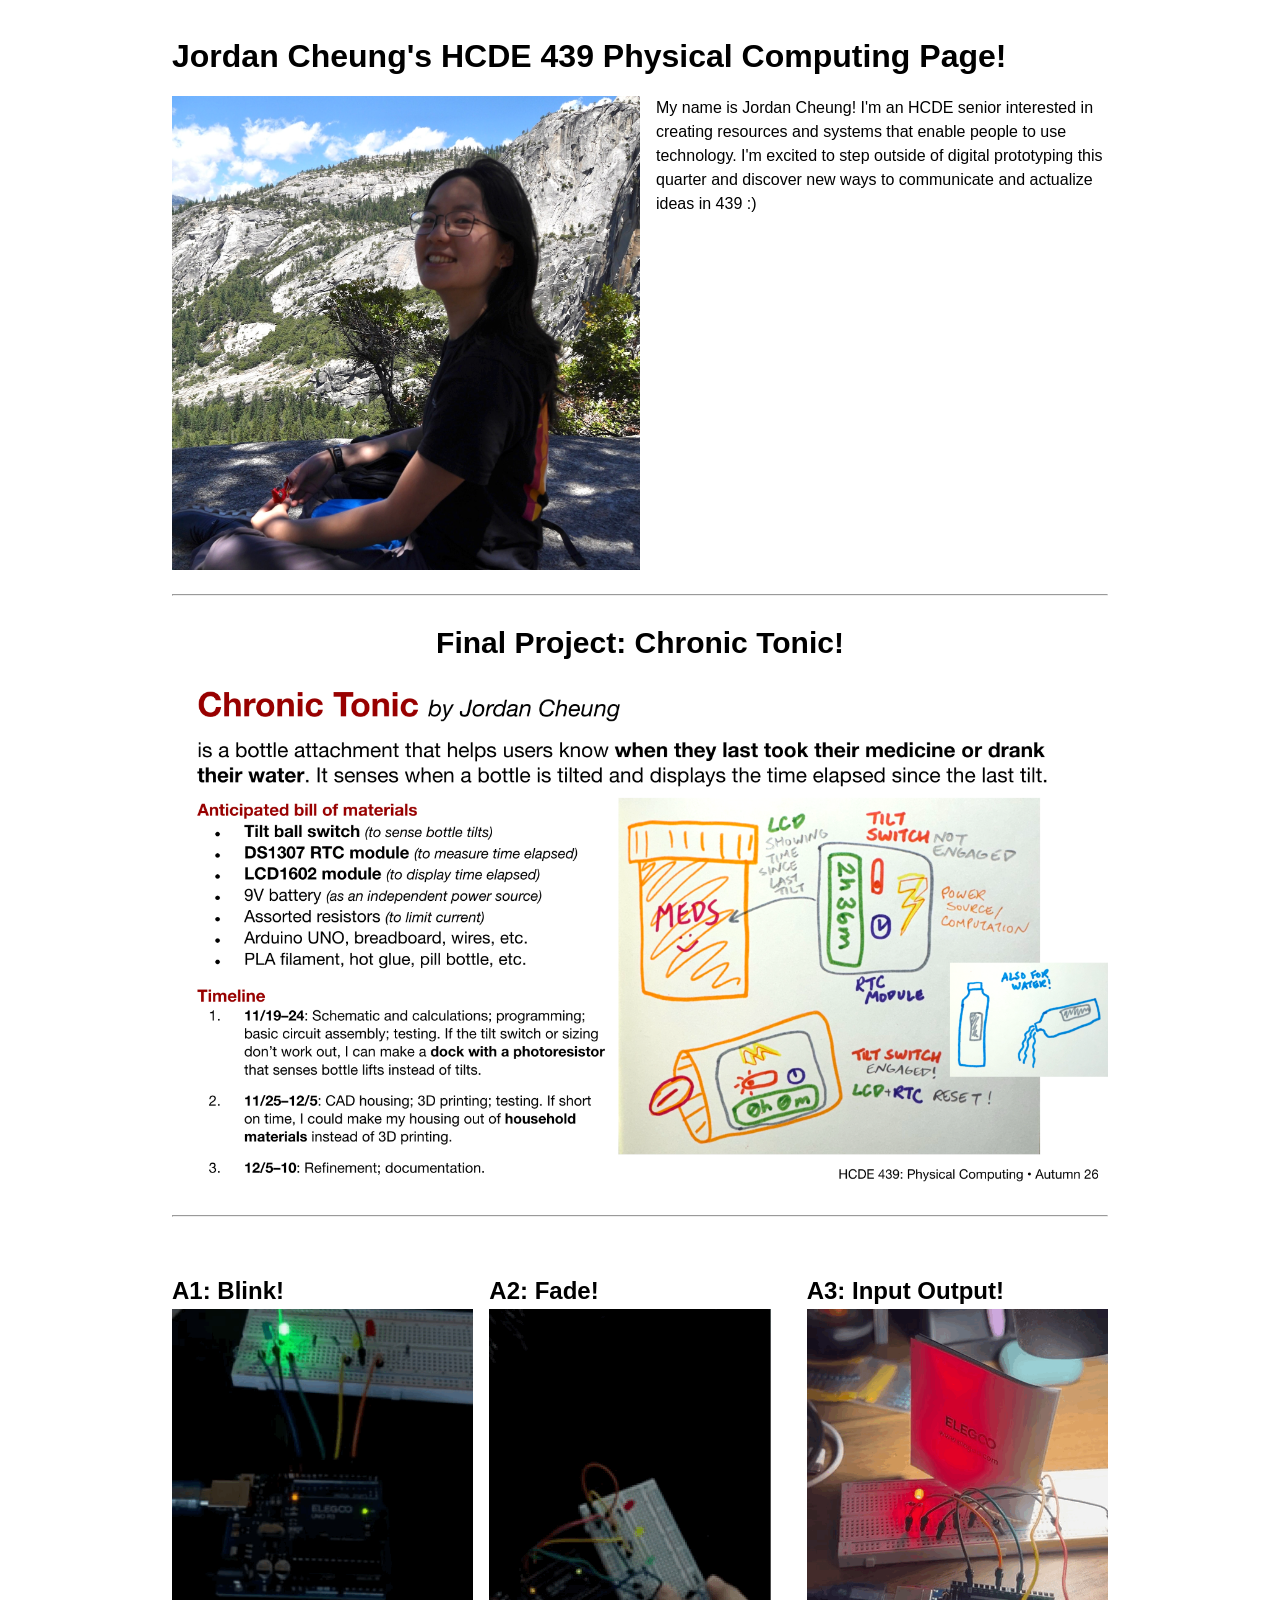
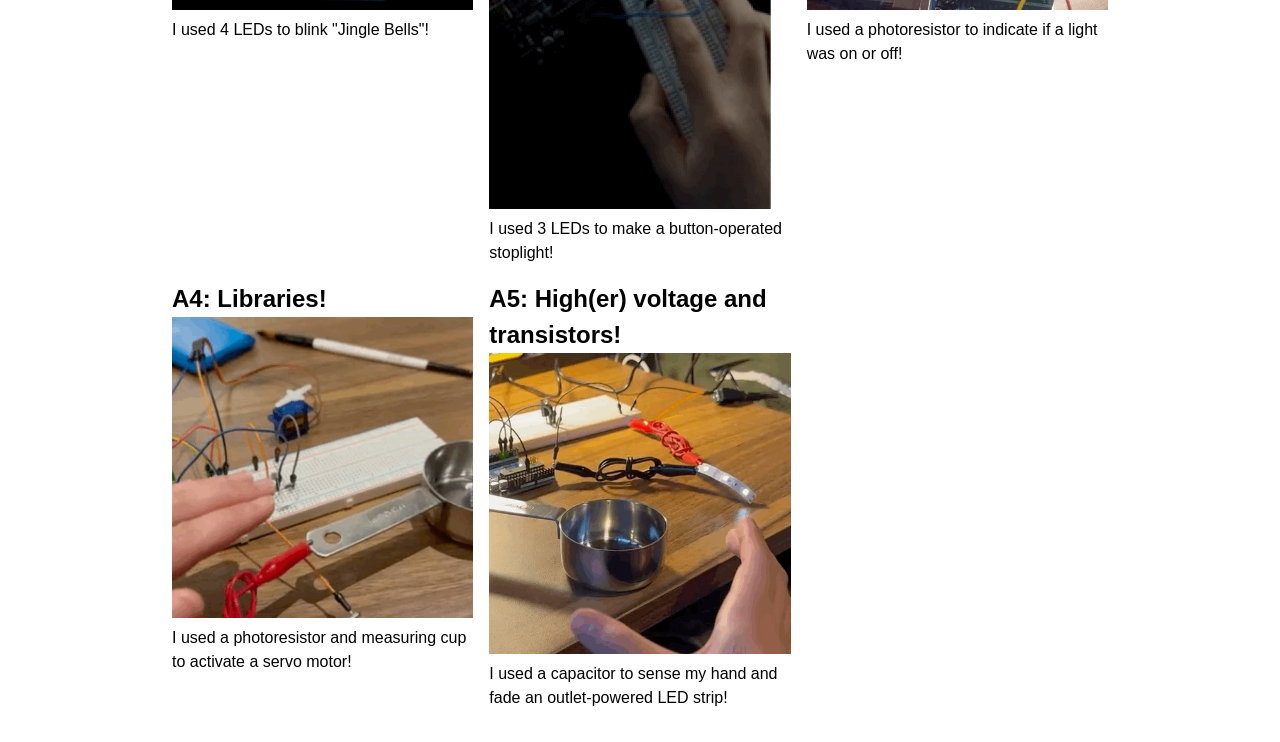
<file: docs/index.html>
<!DOCTYPE html>
<html>
  <head>
    <meta charset="utf-8" />
    <meta name="viewport" content="width=device-width, maximum-scale=1.0" />

    <title>Jordan Cheung's HCDE 439 Physical Computing Page!</title>

    <link href="style.css" rel="stylesheet" />
  </head>
  <body>
    <h1>Jordan Cheung's HCDE 439 Physical Computing Page!</h1>

    <div class="header">
      <img src="jorch-yoz.JPG" />
      <p>
        My name is Jordan Cheung! I'm an HCDE senior interested in creating resources and systems
        that enable people to use technology. I'm excited to step outside of digital prototyping
        this quarter and discover new ways to communicate and actualize ideas in 439 :)
      </p>
    </div>
    <br>
    <hr>
    <br>
    <div class="finalProject">
      <a href="fp.html">
        <h2>Final Project: Chronic Tonic!</h2>
        <img src="fp/fp-proposal.png" />
      </a>
    </div>

    <br>
    <hr>
    <br>

    <div class="grid">
      <div class="assignment">
        <a href="a1.html">
          <h2>A1: Blink!</h2>
          <img src="a1/a1-jingle_bells.gif" />
        </a>
        <p>I used 4 LEDs to blink "Jingle Bells"!</p>
      </div>

      <div class="assignment">
        <a href="a2.html">
          <h2>A2: Fade!</h2>
          <img src="a2/a2-stoplight.gif" />
        </a>
        <p>I used 3 LEDs to make a button-operated stoplight!</p>
      </div>

      <div class="assignment">
        <a href="a3.html">
          <h2>A3: Input Output!</h2>
          <img src="a3/a3-light_sensor.gif" />
        </a>
        <p>I used a photoresistor to indicate if a light was on or off!</p>
      </div>
      
      <div class="assignment">
        <a href="a4.html">
          <h2>A4: Libraries!</h2>
          <img src="a4/a4-light_touch_sensor.gif" />
        </a>
        <p>I used a photoresistor and measuring cup to activate a servo motor!</p>
      </div>

      <div class="assignment">
        <a href="a5.html">
          <h2>A5: High(er) voltage and transistors!</h2>
          <img src="a5/a5-cup_sensor.gif" />
        </a>
        <p>I used a capacitor to sense my hand and fade an outlet-powered LED strip!</p>
      </div>

      <!-- <div class="assignment">
        <a href="a2.html">
          <h2>Assignment 3: Input Output!</h2>
          <img src="a3/a3-light_sensor.gif" />
        </a>
        <p>I used a photoresistor to indicate if a light was on or off!</p>
      </div> -->
    </div>
  </body>
</html>
</file>
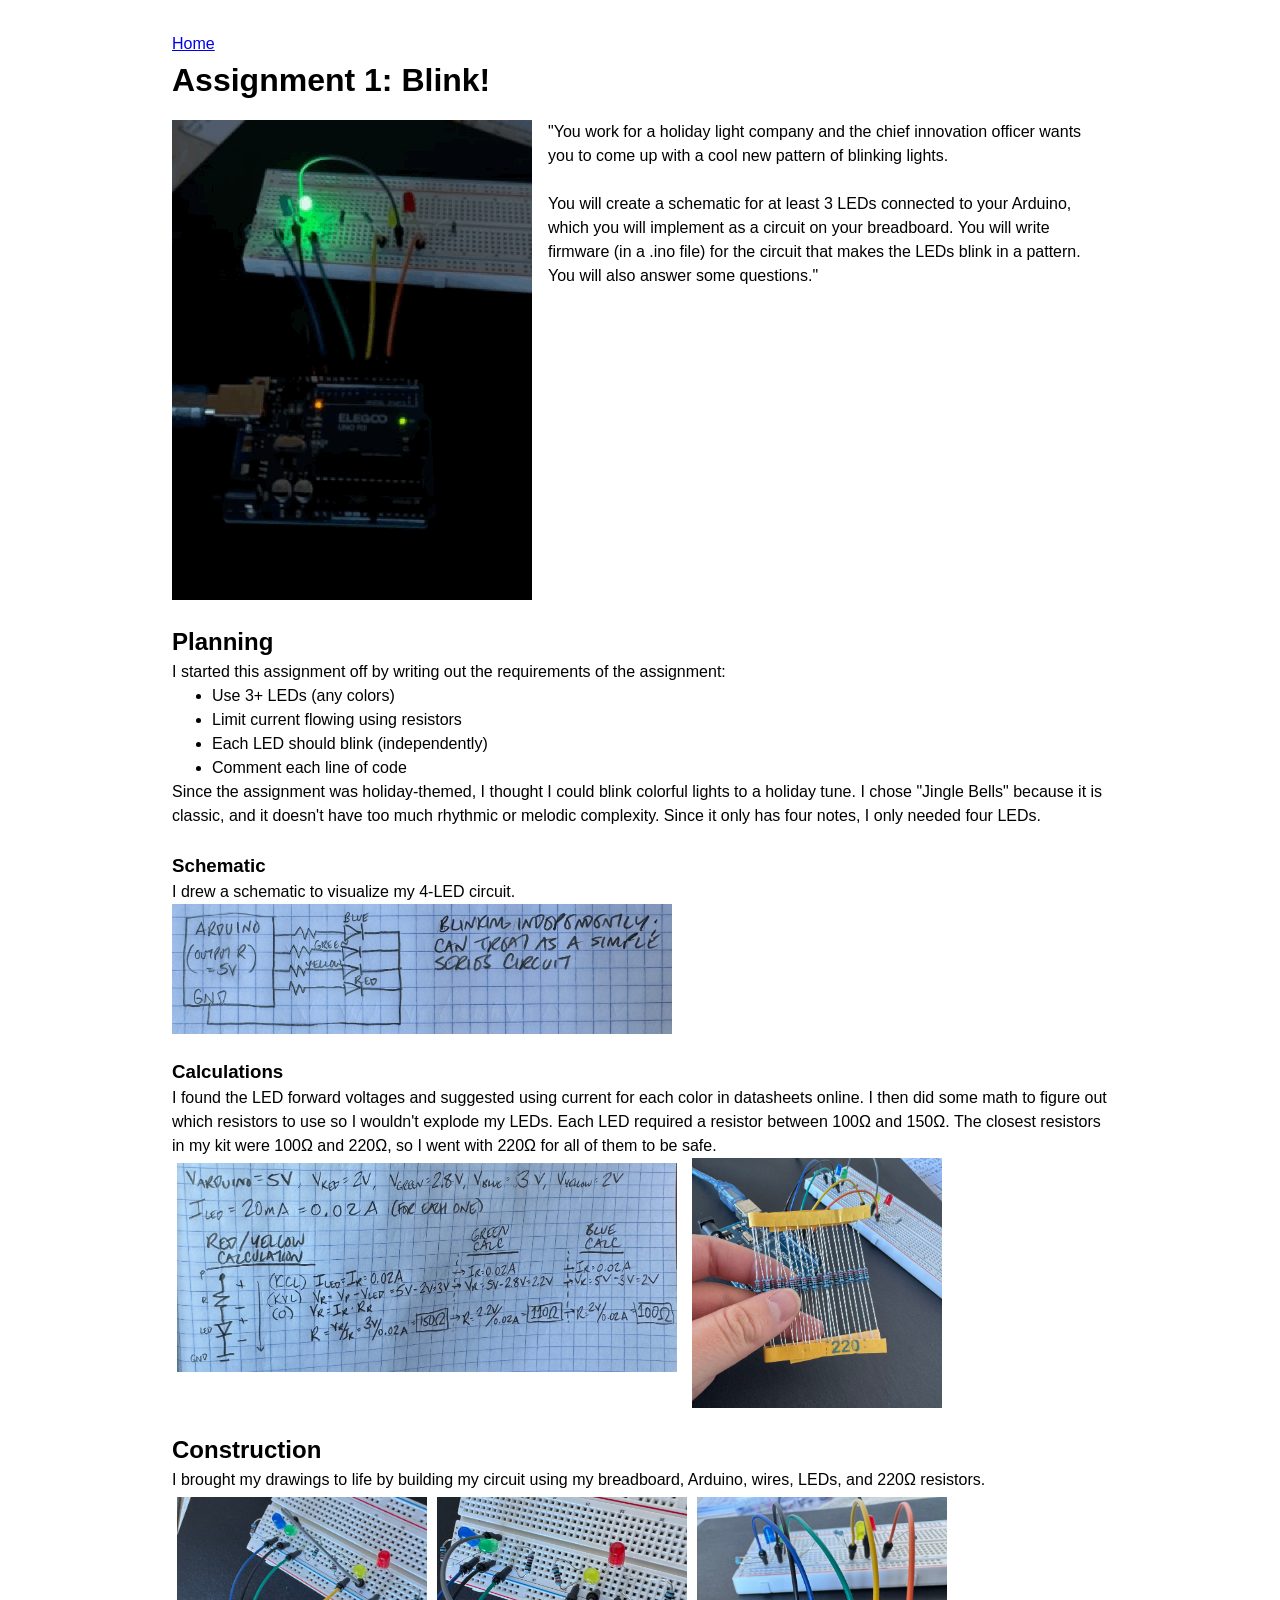
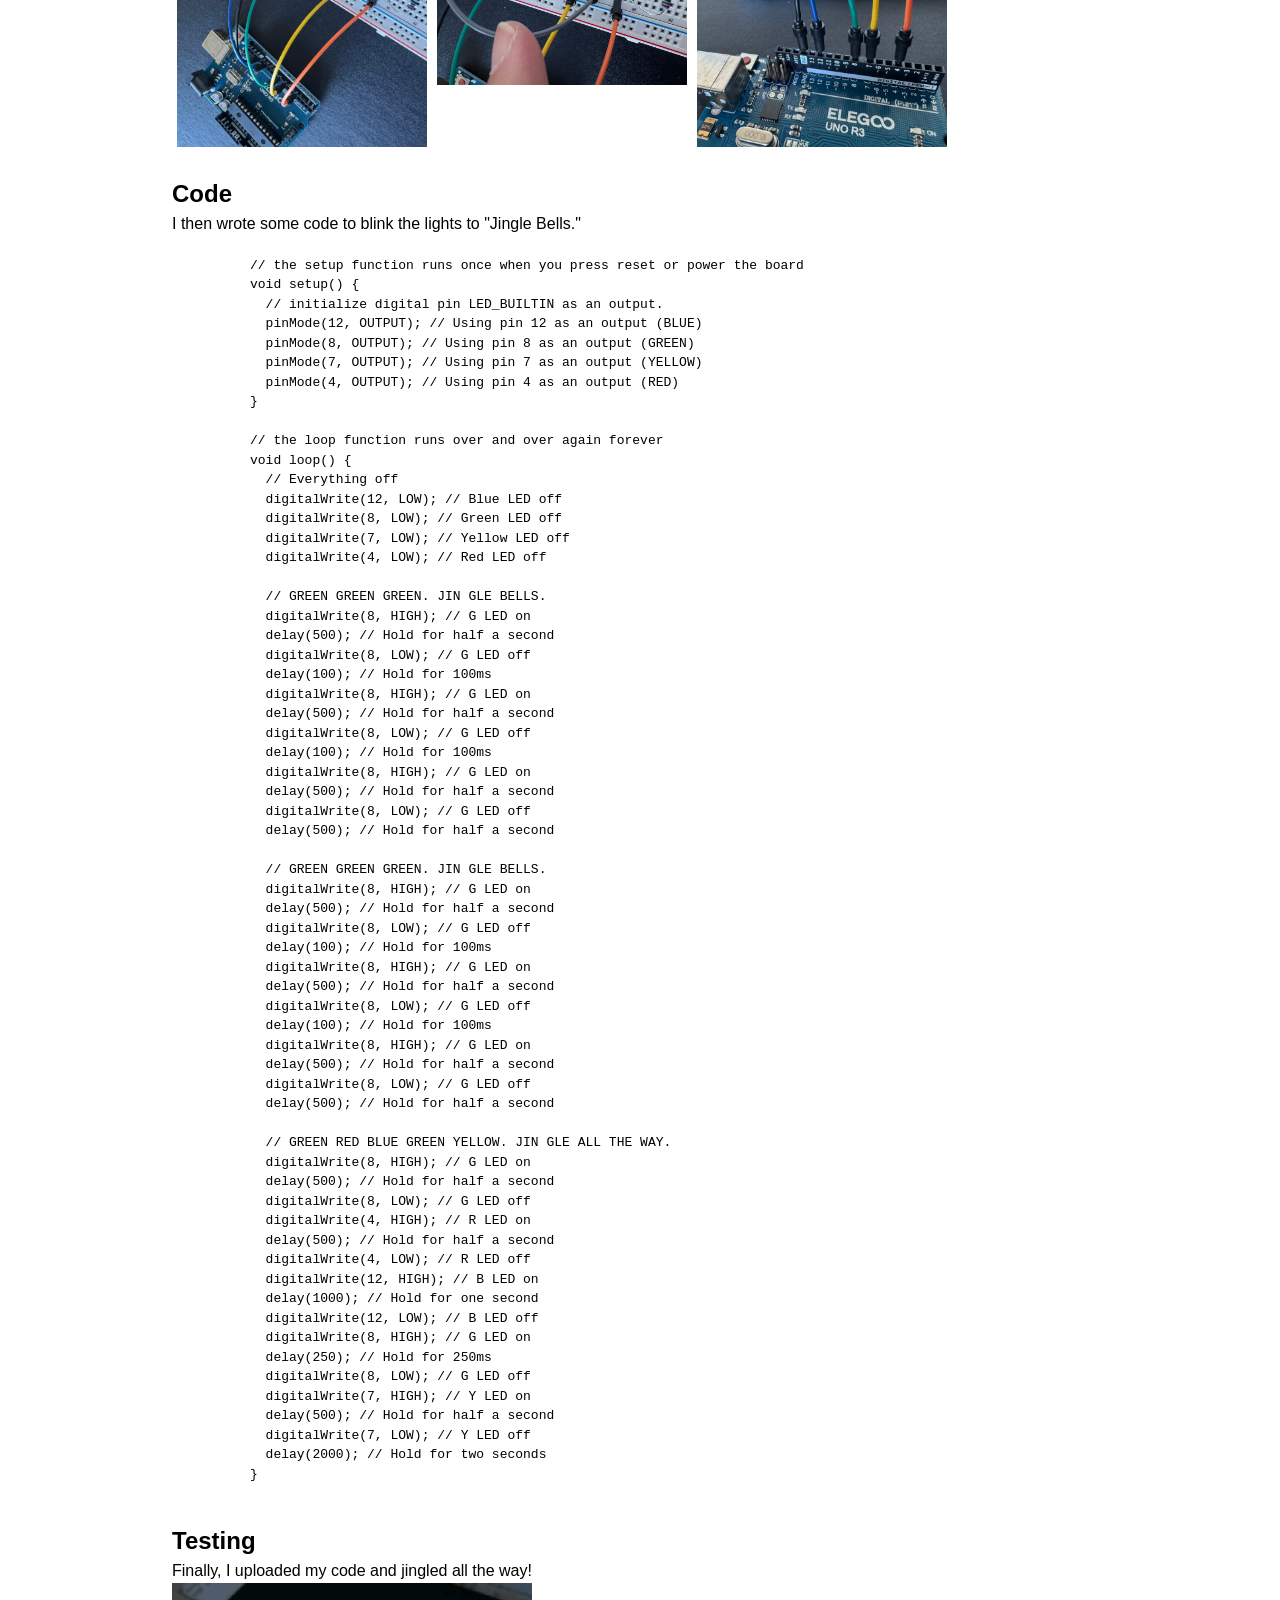
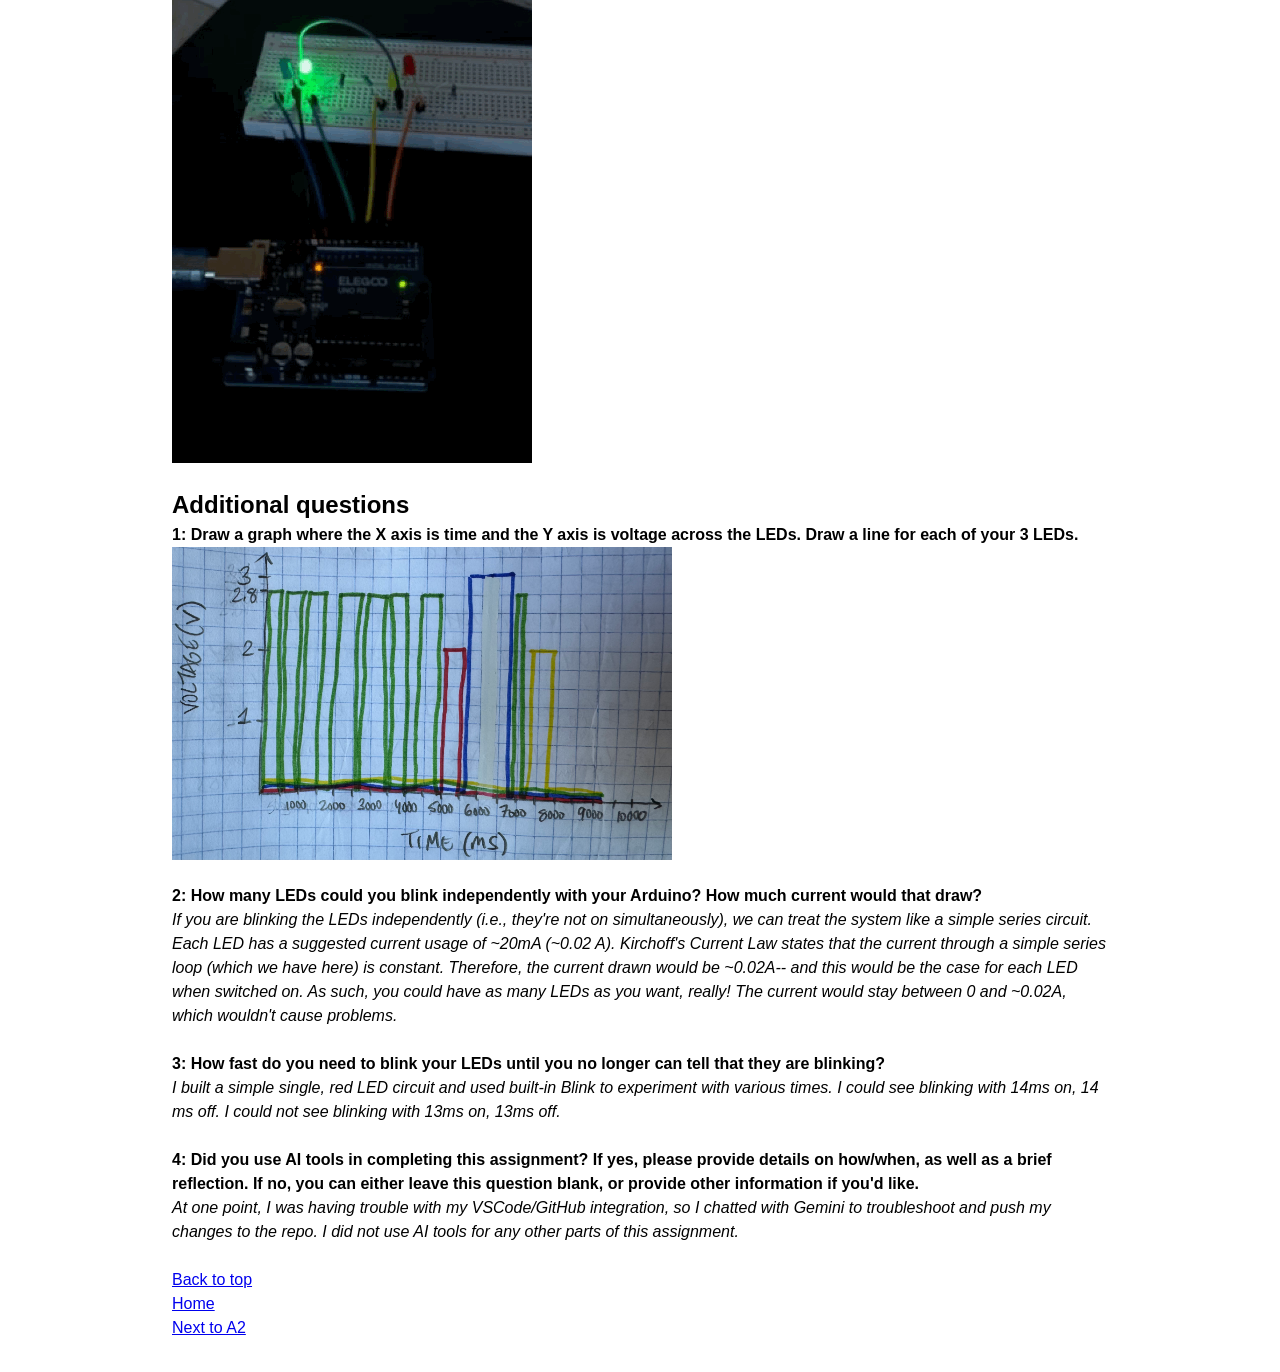
<file: docs/a1.html>
<!DOCTYPE html>
<html>
  <head>
    <meta charset="utf-8" />
    <meta name="viewport" content="width=device-width, maximum-scale=1.0" />

    <title>Jordan Cheung's HCDE 439 Physical Computing Page!</title>

    <link href="style.css" rel="stylesheet" type="text/css" />
  </head>
  <body>
    <p><a href="index.html">Home</a></p>
    <h1>Assignment 1: Blink!</h1>
    <div class="header">
      <img src="a1/a1-jingle_bells.gif" />
      <p>"You work for a holiday light company and the chief innovation officer wants you to come up with a cool new pattern of blinking lights. 
        <br>
        <br>
        You will create a schematic for at least 3 LEDs connected to your Arduino, which you will implement as a circuit on your breadboard. 
        You will write firmware (in a .ino file) for the circuit that makes the LEDs blink in a pattern. You will also answer some questions."</p>
    </div>
    <div>
      <br>
      <h2>Planning</h2>
      <p>I started this assignment off by writing out the requirements of the assignment:</p>
      <ul>
        <li>Use 3+ LEDs (any colors)</li>
        <li>Limit current flowing using resistors</li>
        <li>Each LED should blink (independently)</li>
        <li>Comment each line of code</li>
      </ul>
      <p>
        Since the assignment was holiday-themed, I thought I could blink colorful lights to a holiday tune.
        I chose "Jingle Bells" because it is classic, and it doesn't have too much rhythmic or melodic complexity.
        Since it only has four notes, I only needed four LEDs.
      </p>
      <br>

      <h3>Schematic</h3>
      <p>I drew a schematic to visualize my 4-LED circuit.</p>
      <img src="a1/a1_schematic.jpeg" width = 500>
      <br>

      <h3>Calculations</h3>
      <p>
        I found the LED forward voltages and suggested using current for each color in datasheets online. 
        I then did some math to figure out which resistors to use so I wouldn't explode my LEDs. 
        Each LED required a resistor between 100Ω and 150Ω. The closest resistors in my kit were 100Ω and 220Ω,
        so I went with 220Ω for all of them to be safe.
      </p>
      <div class="row">
        <div class="column">
          <img src="a1/a1-calculations.jpeg" width = 500>
        </div>
        <div class="column"></div>
          <img src="a1/a1-resistors.jpeg" width = 250>
        </div>
        <div class="column"></div>
      </div>
      <br>

      <h2>Construction</h2>
      <p>
        I brought my drawings to life by building my circuit using my breadboard, Arduino, wires, LEDs, and 220Ω resistors.
      </p>
      <div class="row">
        <div class="column">
          <img src="a1/a1-full_board.jpeg" width = 250>
        </div>
        <div class="column">
          <img src="a1/a1-breadboard_closeup.jpeg" width = 250>
        </div>
        <div class="column">
          <img src="a1/a1-arduino_closeup.jpeg" width = 250>
        </div>
      </div>
      <br>

      <h2>Code</h2>
      <p>
        I then wrote some code to blink the lights to "Jingle Bells."
      </p>
      <pre>
        <code>
          // the setup function runs once when you press reset or power the board
          void setup() {
            // initialize digital pin LED_BUILTIN as an output.
            pinMode(12, OUTPUT); // Using pin 12 as an output (BLUE)
            pinMode(8, OUTPUT); // Using pin 8 as an output (GREEN)
            pinMode(7, OUTPUT); // Using pin 7 as an output (YELLOW)
            pinMode(4, OUTPUT); // Using pin 4 as an output (RED)
          }
  
          // the loop function runs over and over again forever
          void loop() {
            // Everything off
            digitalWrite(12, LOW); // Blue LED off
            digitalWrite(8, LOW); // Green LED off
            digitalWrite(7, LOW); // Yellow LED off
            digitalWrite(4, LOW); // Red LED off
  
            // GREEN GREEN GREEN. JIN GLE BELLS.
            digitalWrite(8, HIGH); // G LED on
            delay(500); // Hold for half a second
            digitalWrite(8, LOW); // G LED off
            delay(100); // Hold for 100ms
            digitalWrite(8, HIGH); // G LED on
            delay(500); // Hold for half a second
            digitalWrite(8, LOW); // G LED off
            delay(100); // Hold for 100ms
            digitalWrite(8, HIGH); // G LED on
            delay(500); // Hold for half a second
            digitalWrite(8, LOW); // G LED off
            delay(500); // Hold for half a second
  
            // GREEN GREEN GREEN. JIN GLE BELLS.
            digitalWrite(8, HIGH); // G LED on
            delay(500); // Hold for half a second
            digitalWrite(8, LOW); // G LED off
            delay(100); // Hold for 100ms
            digitalWrite(8, HIGH); // G LED on
            delay(500); // Hold for half a second
            digitalWrite(8, LOW); // G LED off
            delay(100); // Hold for 100ms
            digitalWrite(8, HIGH); // G LED on
            delay(500); // Hold for half a second
            digitalWrite(8, LOW); // G LED off
            delay(500); // Hold for half a second
  
            // GREEN RED BLUE GREEN YELLOW. JIN GLE ALL THE WAY.
            digitalWrite(8, HIGH); // G LED on
            delay(500); // Hold for half a second
            digitalWrite(8, LOW); // G LED off
            digitalWrite(4, HIGH); // R LED on
            delay(500); // Hold for half a second
            digitalWrite(4, LOW); // R LED off
            digitalWrite(12, HIGH); // B LED on
            delay(1000); // Hold for one second
            digitalWrite(12, LOW); // B LED off
            digitalWrite(8, HIGH); // G LED on
            delay(250); // Hold for 250ms
            digitalWrite(8, LOW); // G LED off
            digitalWrite(7, HIGH); // Y LED on
            delay(500); // Hold for half a second
            digitalWrite(7, LOW); // Y LED off
            delay(2000); // Hold for two seconds
          }
        </code>
      </pre>

      <h2>Testing</h2>
      <p>Finally, I uploaded my code and jingled all the way!</p>
      <img src="a1/a1-jingle_bells.gif">
      <br>

      <h2>Additional questions</h2>
      <p>
        <strong>1: Draw a graph where the X axis is time and the Y axis is voltage across the LEDs. Draw a line for each of your 3 LEDs.</strong>
        <img src="a1/a1-voltage_time_graph.jpeg" width = 500>
        <br>
        <strong>2: How many LEDs could you blink independently with your Arduino? How much current would that draw?</strong>
        <br>
        <i>
          If you are blinking the LEDs independently (i.e., they're not on simultaneously), we can treat the system like a simple series circuit.
          Each LED has a suggested current usage of ~20mA (~0.02 A). Kirchoff's Current Law states that the current through a simple series loop
          (which we have here) is constant. Therefore, the current drawn would be ~0.02A-- and this would be the case for each LED when switched on.
          As such, you could have as many LEDs as you want, really! The current would stay between 0 and ~0.02A, which wouldn't cause problems.
        </i>
        <br>
        <br>
        <strong>3: How fast do you need to blink your LEDs until you no longer can tell that they are blinking?</strong>
        <br>
        <i>
          I built a simple single, red LED circuit and used built-in Blink to experiment with various times.
          I could see blinking with 14ms on, 14 ms off. I could not see blinking with 13ms on, 13ms off.
        </i>
        <br>
        <br>
        <strong>4: Did you use AI tools in completing this assignment? If yes, please provide details on how/when, as well as a brief reflection. If no, you can either leave this question blank, or provide other information if you'd like.</strong>
        <br>
        <i>
          At one point, I was having trouble with my VSCode/GitHub integration, so I chatted with Gemini to troubleshoot and push my changes
          to the repo. I did not use AI tools for any other parts of this assignment.
        </i>
      </p>
    </div>
    <br>
    <p><a href="#">Back to top</a></p>
    <p><a href="index.html">Home</a></p>
    <p><a href="a2.html">Next to A2</a></p>
  </body>
</html>
</file>
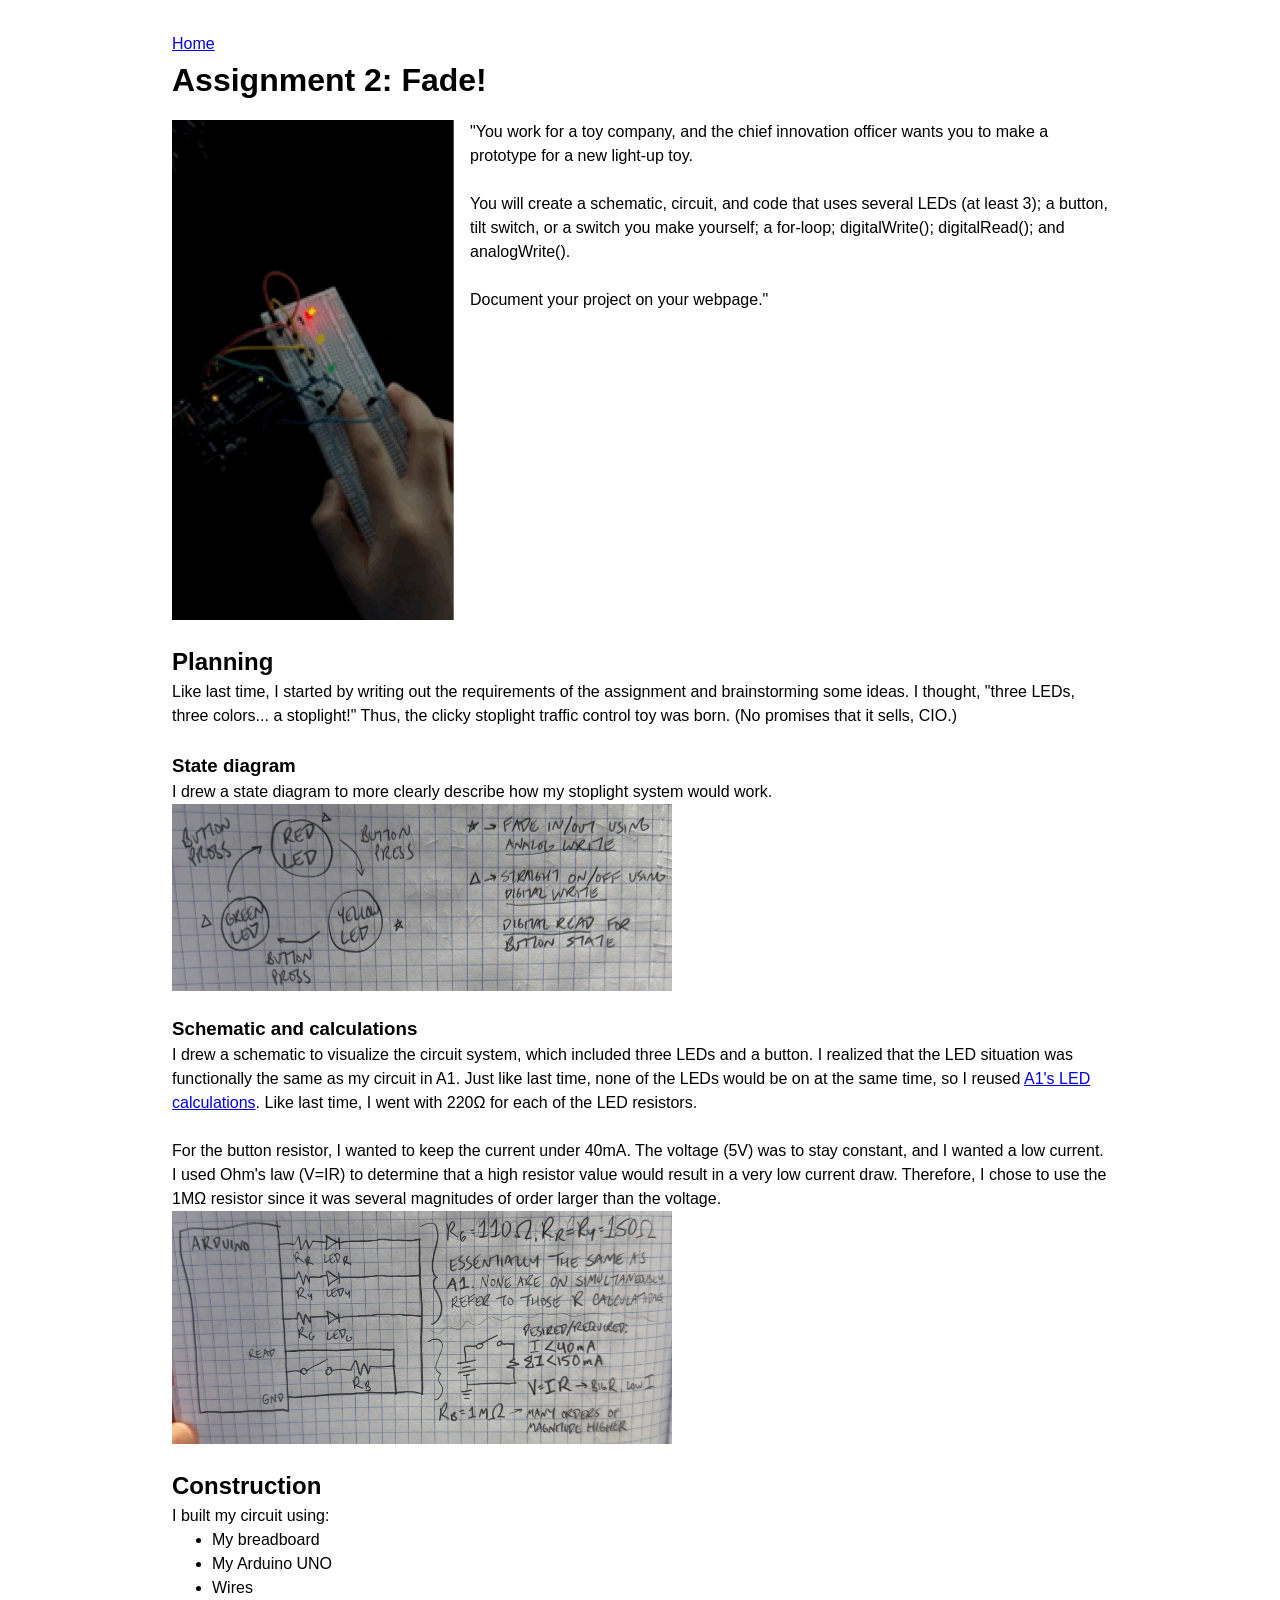
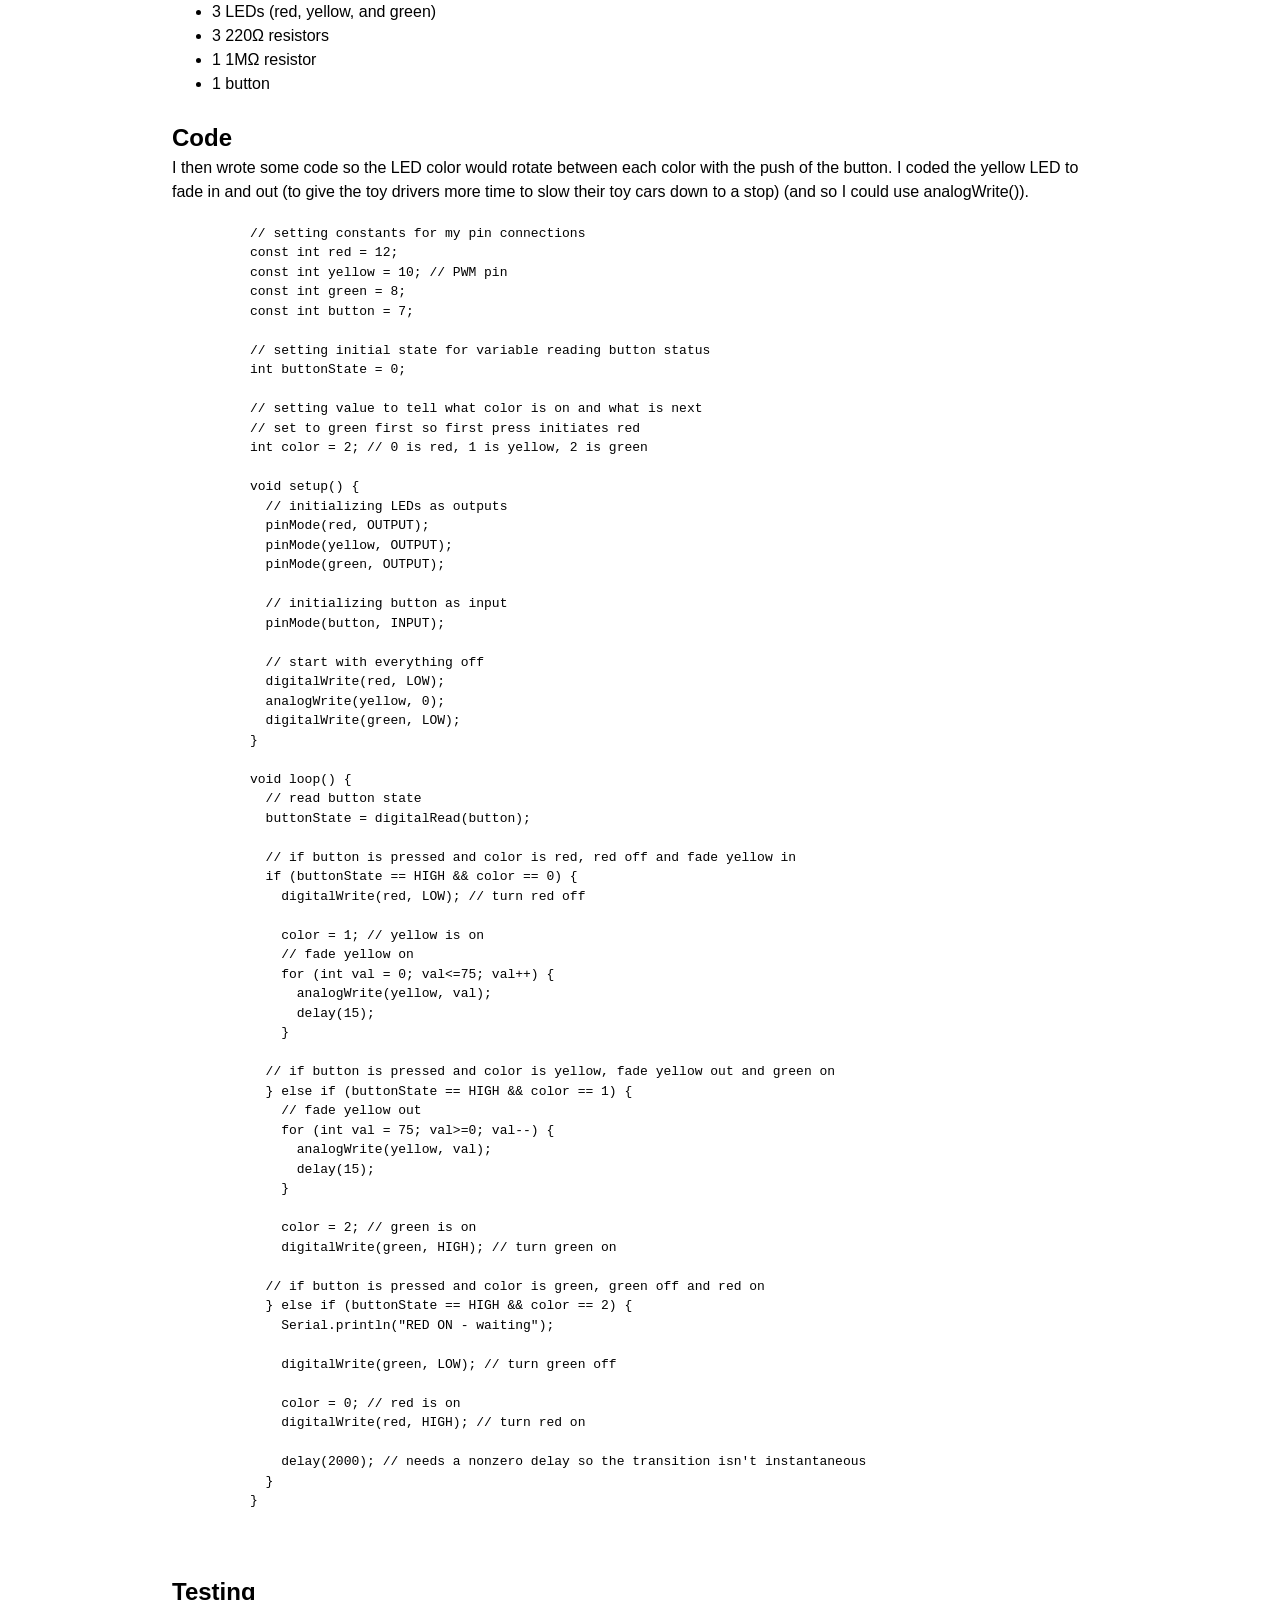
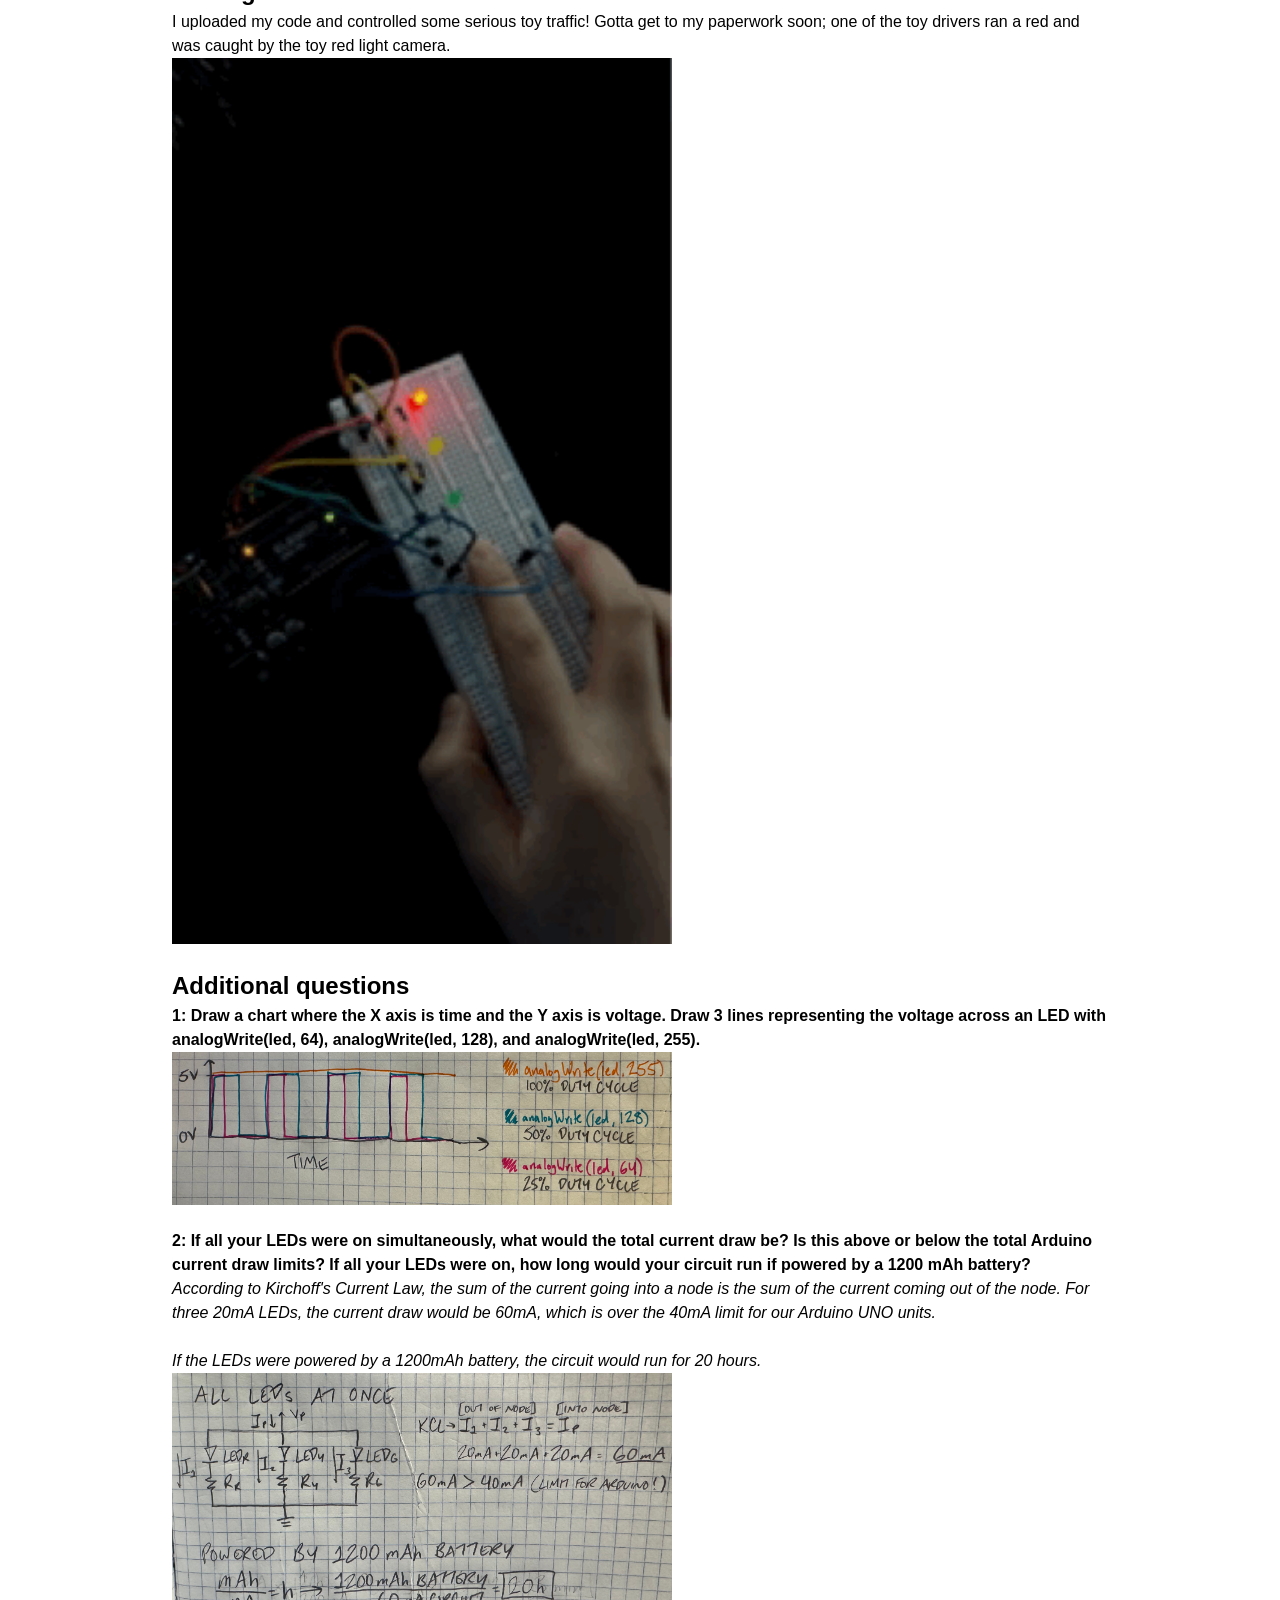
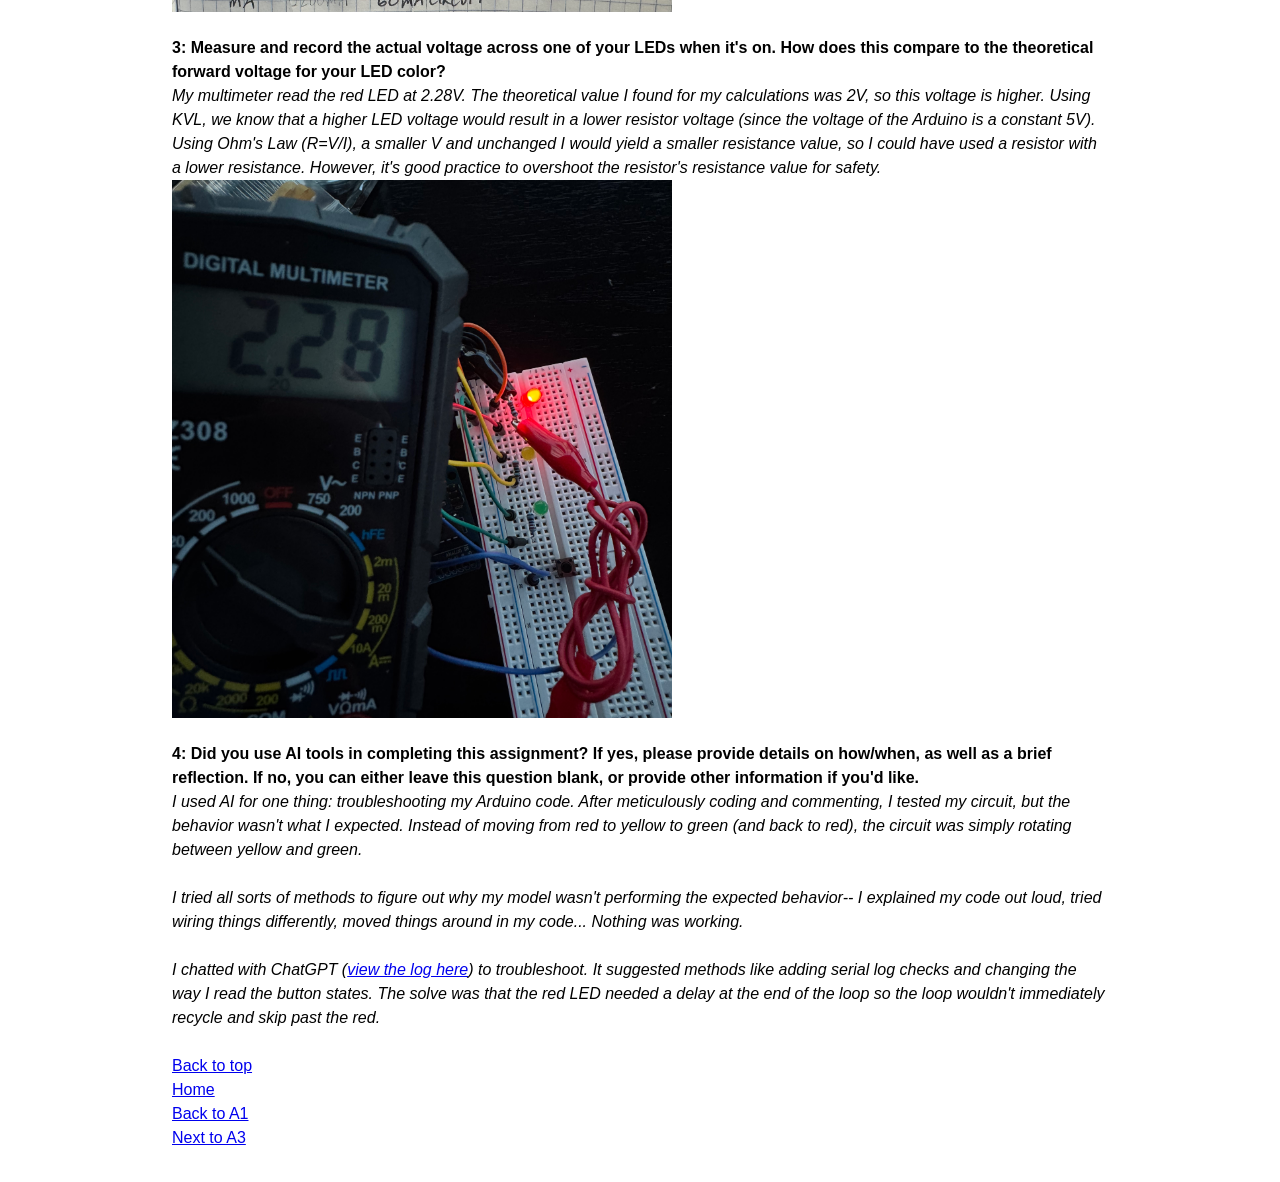
<file: docs/a2.html>
<!DOCTYPE html>
<html>
  <head>
    <meta charset="utf-8" />
    <meta name="viewport" content="width=device-width, maximum-scale=1.0" />

    <title>Jordan Cheung's HCDE 439 Physical Computing Page!</title>

    <link href="style.css" rel="stylesheet" type="text/css" />
  </head>
  <body>
    <p><a href="index.html">Home</a></p>
    <h1>Assignment 2: Fade!</h1>
    <div class="header">
      <img src="a2/a2-stoplight.gif" />
      <p>
        "You work for a toy company, and the chief innovation officer wants you to make a prototype for a new light-up toy. 
        <br><br>
        You will create a schematic, circuit, and code that uses several LEDs (at least 3); 
        a button, tilt switch, or a switch you make yourself;
        a for-loop;
        digitalWrite();
        digitalRead();
        and analogWrite().
        <br><br>
        Document your project on your webpage."
      </p>
    </div>
    <br>
    <section>
      <h2>Planning</h2>
      <p>Like last time, I started by writing out the requirements of the assignment and brainstorming some ideas. I thought, "three LEDs, three colors... a stoplight!" Thus, the clicky stoplight traffic control toy was born. (No promises that it sells, CIO.)</p>
      <br>

      <h3>State diagram</h3>
      <p>I drew a state diagram to more clearly describe how my stoplight system would work.</p>
      <img src="a2/a2-state_diagram.jpeg" width=500>
      <br>

      <h3>Schematic and calculations</h3>
      <p>
        I drew a schematic to visualize the circuit system, which included three LEDs and a button. 
        I realized that the LED situation was functionally the same as my circuit in A1. 
        Just like last time, none of the LEDs would be on at the same time, so I reused <a href="a1.html#:~:text=4%2DLED%20circuit.-,Calculations,-I%20found%20the">A1's LED calculations</a>. Like last time, I went with 220Ω for each of the LED resistors.
        <br><br>
        For the button resistor, I wanted to keep the current under 40mA. 
        The voltage (5V) was to stay constant, and I wanted a low current.
        I used Ohm's law (V=IR) to determine that a high resistor value would result in a very low current draw.
        Therefore, I chose to use the 1MΩ resistor since it was several magnitudes of order larger than the voltage.
      </p>
      <img src="a2/a2-schematic.jpeg" width=500>
    </section>
    <br>
    <section>
      <h2>Construction</h2>
      <p>
        I built my circuit using:
        <ul>
          <li>My breadboard</li>
          <li>My Arduino UNO</li>
          <li>Wires</li>
          <li>3 LEDs (red, yellow, and green)</li>
          <li>3 220Ω resistors</li>
          <li>1 1MΩ resistor</li>
          <li>1 button</li>
        </ul>
      </p>
    </section>
    <br>
    <section>
      <h2>Code</h2>
      <p>
        I then wrote some code so the LED color would rotate between each color with the push of the button.
        I coded the yellow LED to fade in and out (to give the toy drivers more time to slow their toy cars down to a stop) (and so I could use analogWrite()).
      </p>
      <pre>
        <code>
          // setting constants for my pin connections
          const int red = 12;
          const int yellow = 10; // PWM pin
          const int green = 8;
          const int button = 7;

          // setting initial state for variable reading button status
          int buttonState = 0;

          // setting value to tell what color is on and what is next
          // set to green first so first press initiates red
          int color = 2; // 0 is red, 1 is yellow, 2 is green

          void setup() {
            // initializing LEDs as outputs
            pinMode(red, OUTPUT);
            pinMode(yellow, OUTPUT);
            pinMode(green, OUTPUT);

            // initializing button as input
            pinMode(button, INPUT);

            // start with everything off
            digitalWrite(red, LOW);
            analogWrite(yellow, 0);
            digitalWrite(green, LOW);
          }

          void loop() {
            // read button state
            buttonState = digitalRead(button);

            // if button is pressed and color is red, red off and fade yellow in
            if (buttonState == HIGH && color == 0) {
              digitalWrite(red, LOW); // turn red off

              color = 1; // yellow is on
              // fade yellow on
              for (int val = 0; val<=75; val++) {
                analogWrite(yellow, val);
                delay(15);
              }

            // if button is pressed and color is yellow, fade yellow out and green on
            } else if (buttonState == HIGH && color == 1) {
              // fade yellow out
              for (int val = 75; val>=0; val--) {
                analogWrite(yellow, val);
                delay(15);
              }

              color = 2; // green is on
              digitalWrite(green, HIGH); // turn green on

            // if button is pressed and color is green, green off and red on
            } else if (buttonState == HIGH && color == 2) {
              Serial.println("RED ON - waiting");

              digitalWrite(green, LOW); // turn green off

              color = 0; // red is on
              digitalWrite(red, HIGH); // turn red on

              delay(2000); // needs a nonzero delay so the transition isn't instantaneous
            }
          }
        </code>
      </pre>
    </section>
    <br>
    <section>
      <h2>Testing</h2>
      <p>
        I uploaded my code and controlled some serious toy traffic! Gotta get to my paperwork soon; 
        one of the toy drivers ran a red and was caught by the toy red light camera.
      </p>
      <img src="a2/a2-stoplight.gif" width=500>
    </section>
    <br>
    <section>
      <h2>Additional questions</h2>
      <p><strong>1: Draw a chart where the X axis is time and the Y axis is voltage. Draw 3 lines representing the voltage across an LED with analogWrite(led, 64), analogWrite(led, 128), and analogWrite(led, 255).</strong></p>
      <img src="a2/a2-voltage_time_graph.jpeg" width=500>
      <br>

      <p><strong>2: If all your LEDs were on simultaneously, what would the total current draw be? Is this above or below the total Arduino current draw limits? If all your LEDs were on, how long would your circuit run if powered by a 1200 mAh battery?</strong></p>
      <i>
        According to Kirchoff's Current Law, the sum of the current going into a node
        is the sum of the current coming out of the node.
        For three 20mA LEDs, the current draw would be 60mA, which is over the 40mA limit for our Arduino UNO units.
        <br><br>
        If the LEDs were powered by a 1200mAh battery, the circuit would run for 20 hours.
      </i>
      <img src="a2/a2-additional_qs.jpeg" width=500>
      <br>

      <p><strong>3: Measure and record the actual voltage across one of your LEDs when it's on. How does this compare to the theoretical forward voltage for your LED color?</strong></p>
      <i>
        My multimeter read the red LED at 2.28V. The theoretical value I found for my calculations was 2V, so this voltage is higher. 
        Using KVL, we know that a higher LED voltage would result in a lower resistor voltage (since the voltage of the Arduino is a constant 5V).
        Using Ohm's Law (R=V/I), a smaller V and unchanged I would yield a smaller resistance value, so I could have used a resistor with a lower resistance.
        However, it's good practice to overshoot the resistor's resistance value for safety.
      </i>
      <img src="a2/a2-multimeter.jpeg" width=500>
      <br>

      <p><strong>4: Did you use AI tools in completing this assignment? If yes, please provide details on how/when, as well as a brief reflection. If no, you can either leave this question blank, or provide other information if you'd like.</strong></p>
      <i>
        I used AI for one thing: troubleshooting my Arduino code. After meticulously coding and commenting, I tested my circuit, but the behavior wasn't what I expected. Instead of moving from red to yellow to green (and back to red), the circuit was simply rotating between yellow and green. 
        <br><br>
        I tried all sorts of methods to figure out why my model wasn't performing the expected behavior-- I explained my code out loud, tried wiring things differently, moved things around in my code... Nothing was working. 
        <br><br>
        I chatted with ChatGPT (<a href="https://chatgpt.com/share/6ad6fd15-0a2c-83e8-a944-e2e62d721efd">view the log here</a>) to troubleshoot. It suggested methods like adding serial log checks and changing the way I read the button states. The solve was that the red LED needed a delay at the end of the loop so the loop wouldn't immediately recycle and skip past the red.
      </i>
    </section>
    <br>
    <p><a href="#">Back to top</a></p>
    <p><a href="index.html">Home</a></p>
    <p><a href="a1.html">Back to A1</a></p>
    <p><a href="a3.html">Next to A3</a></p>
  </body>
</html>
</file>
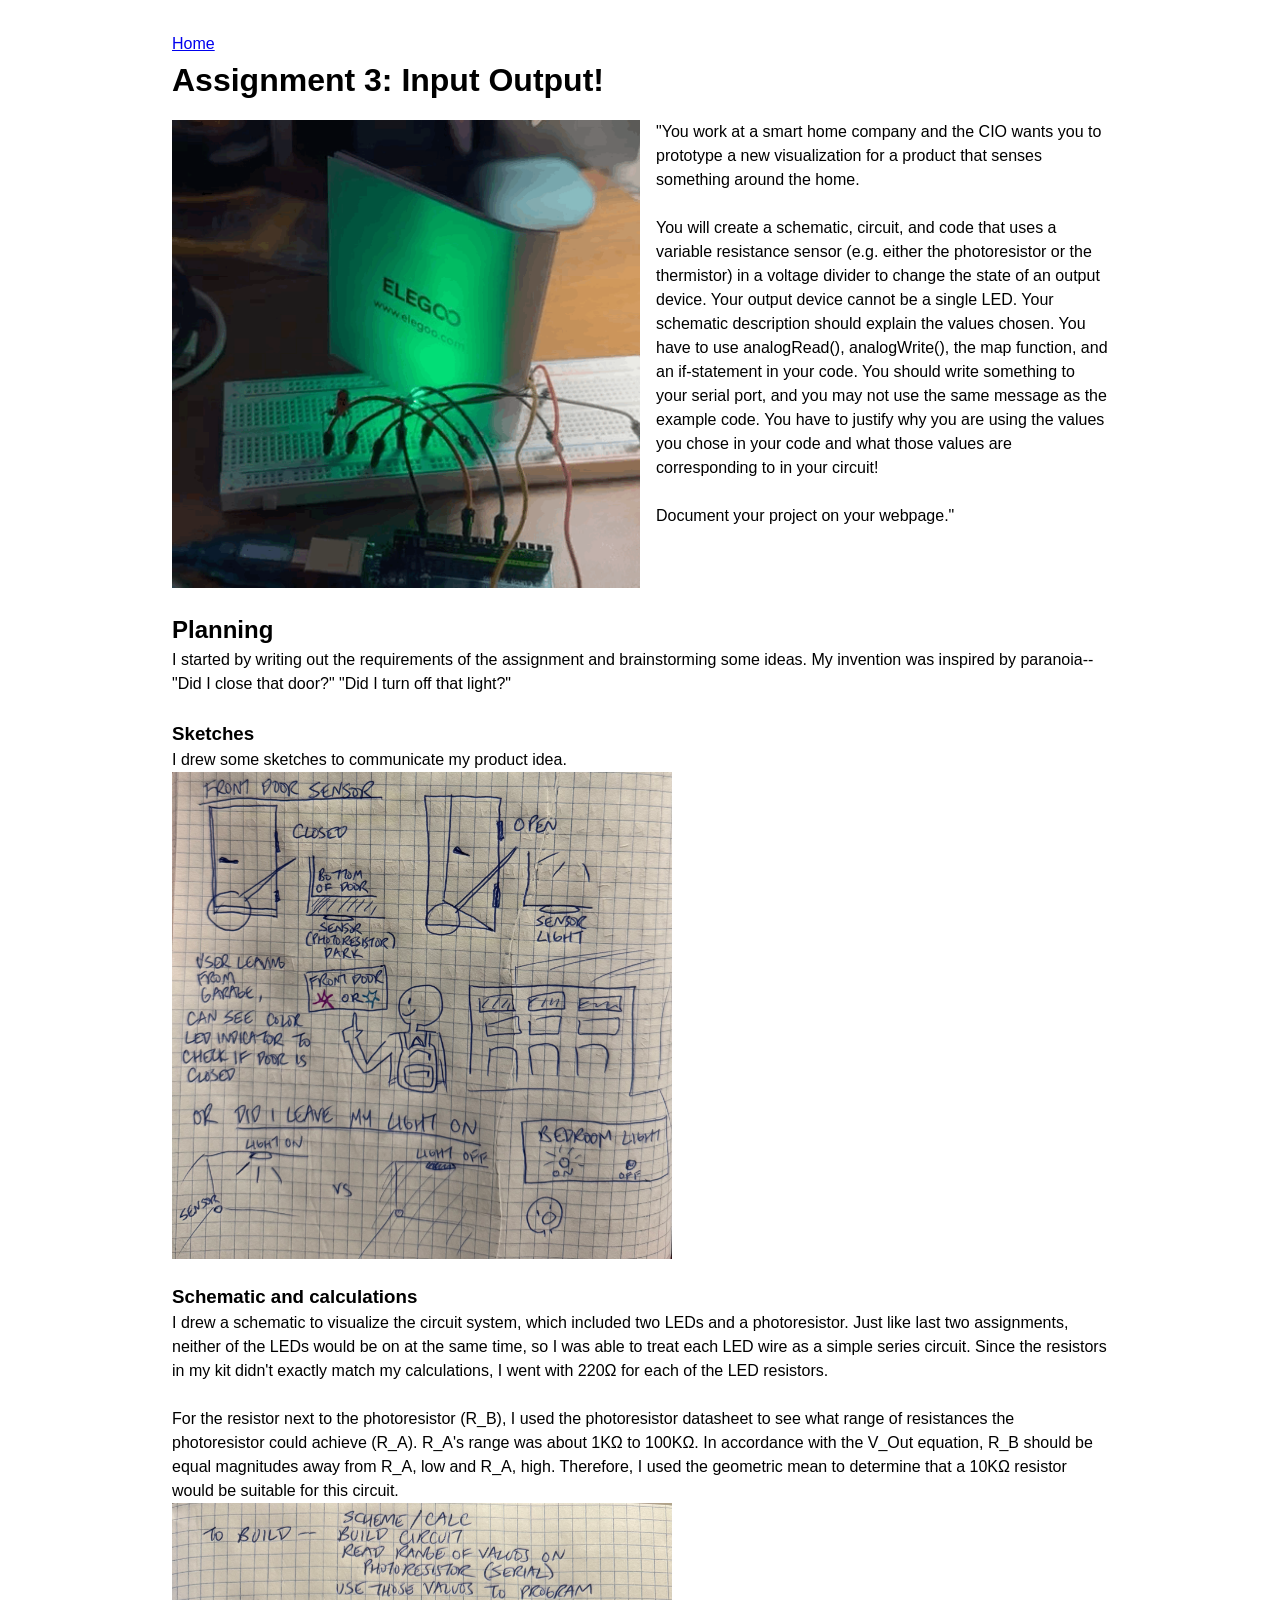
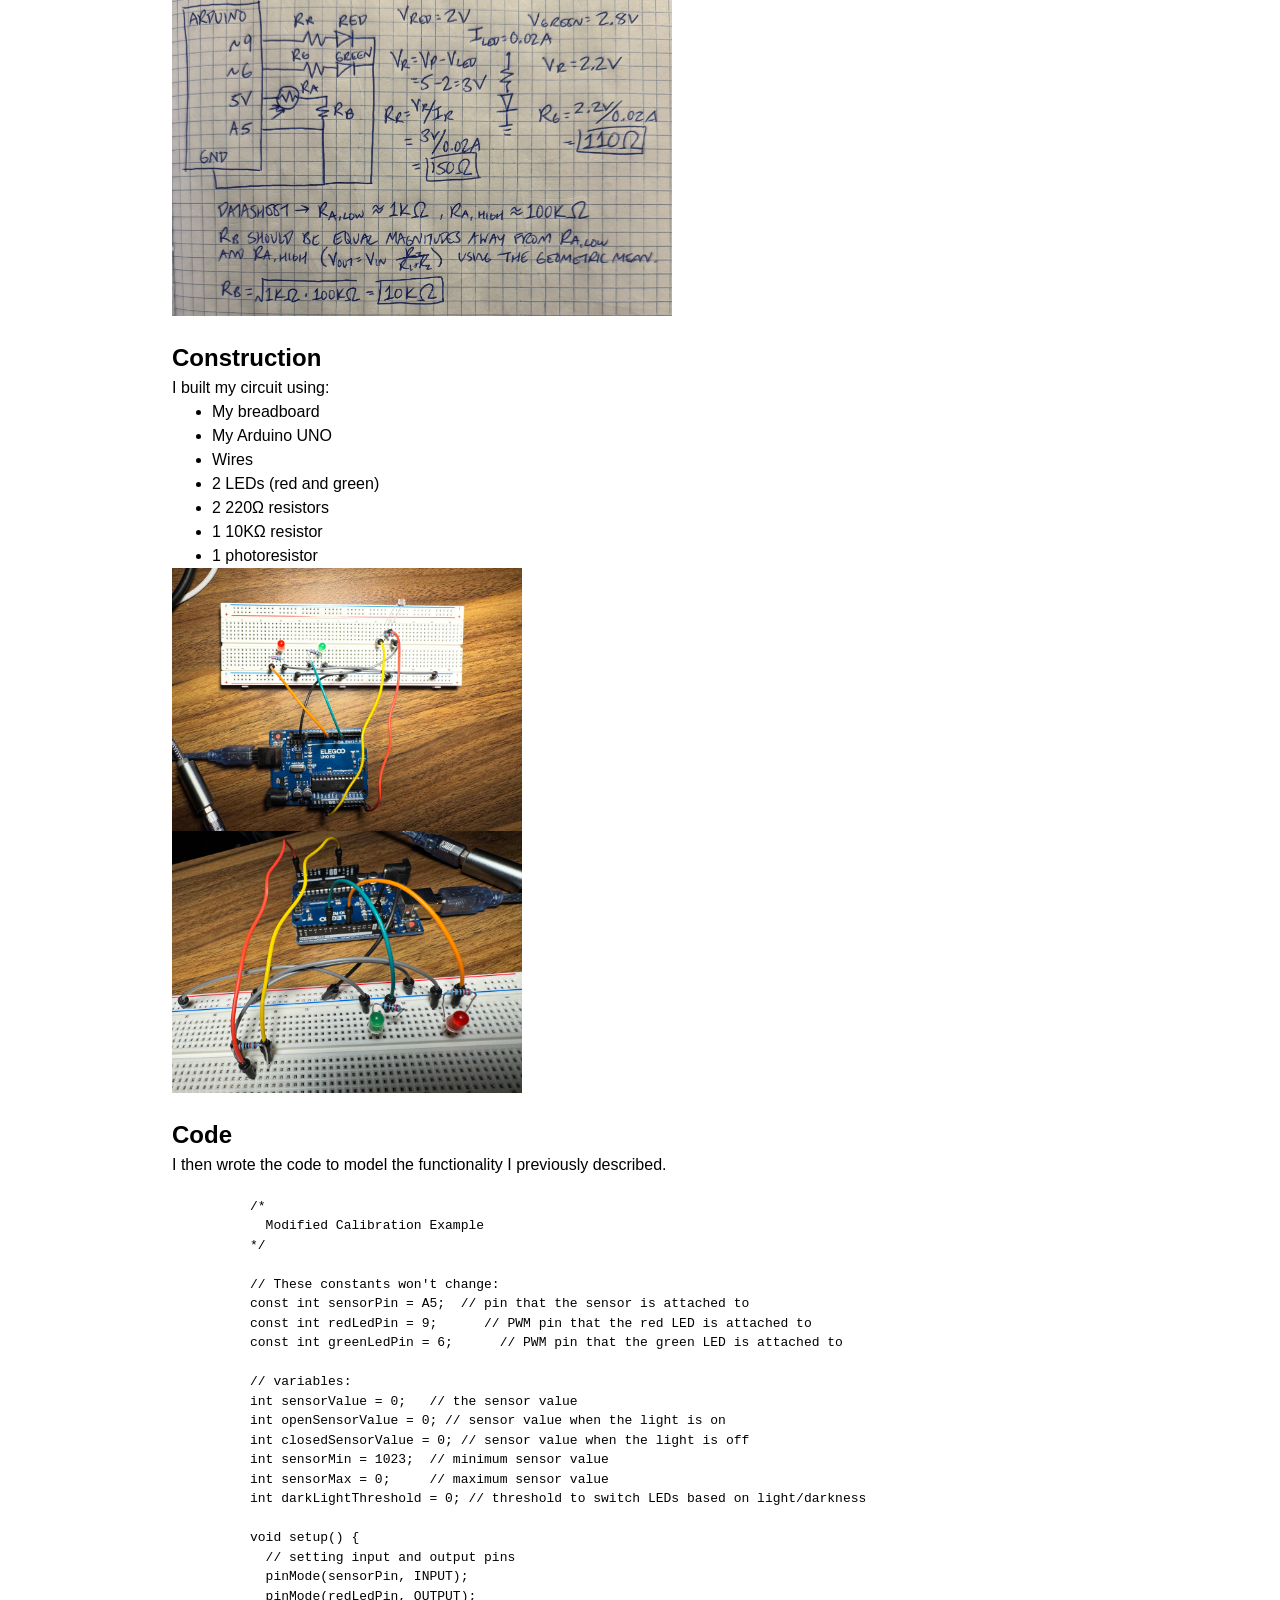
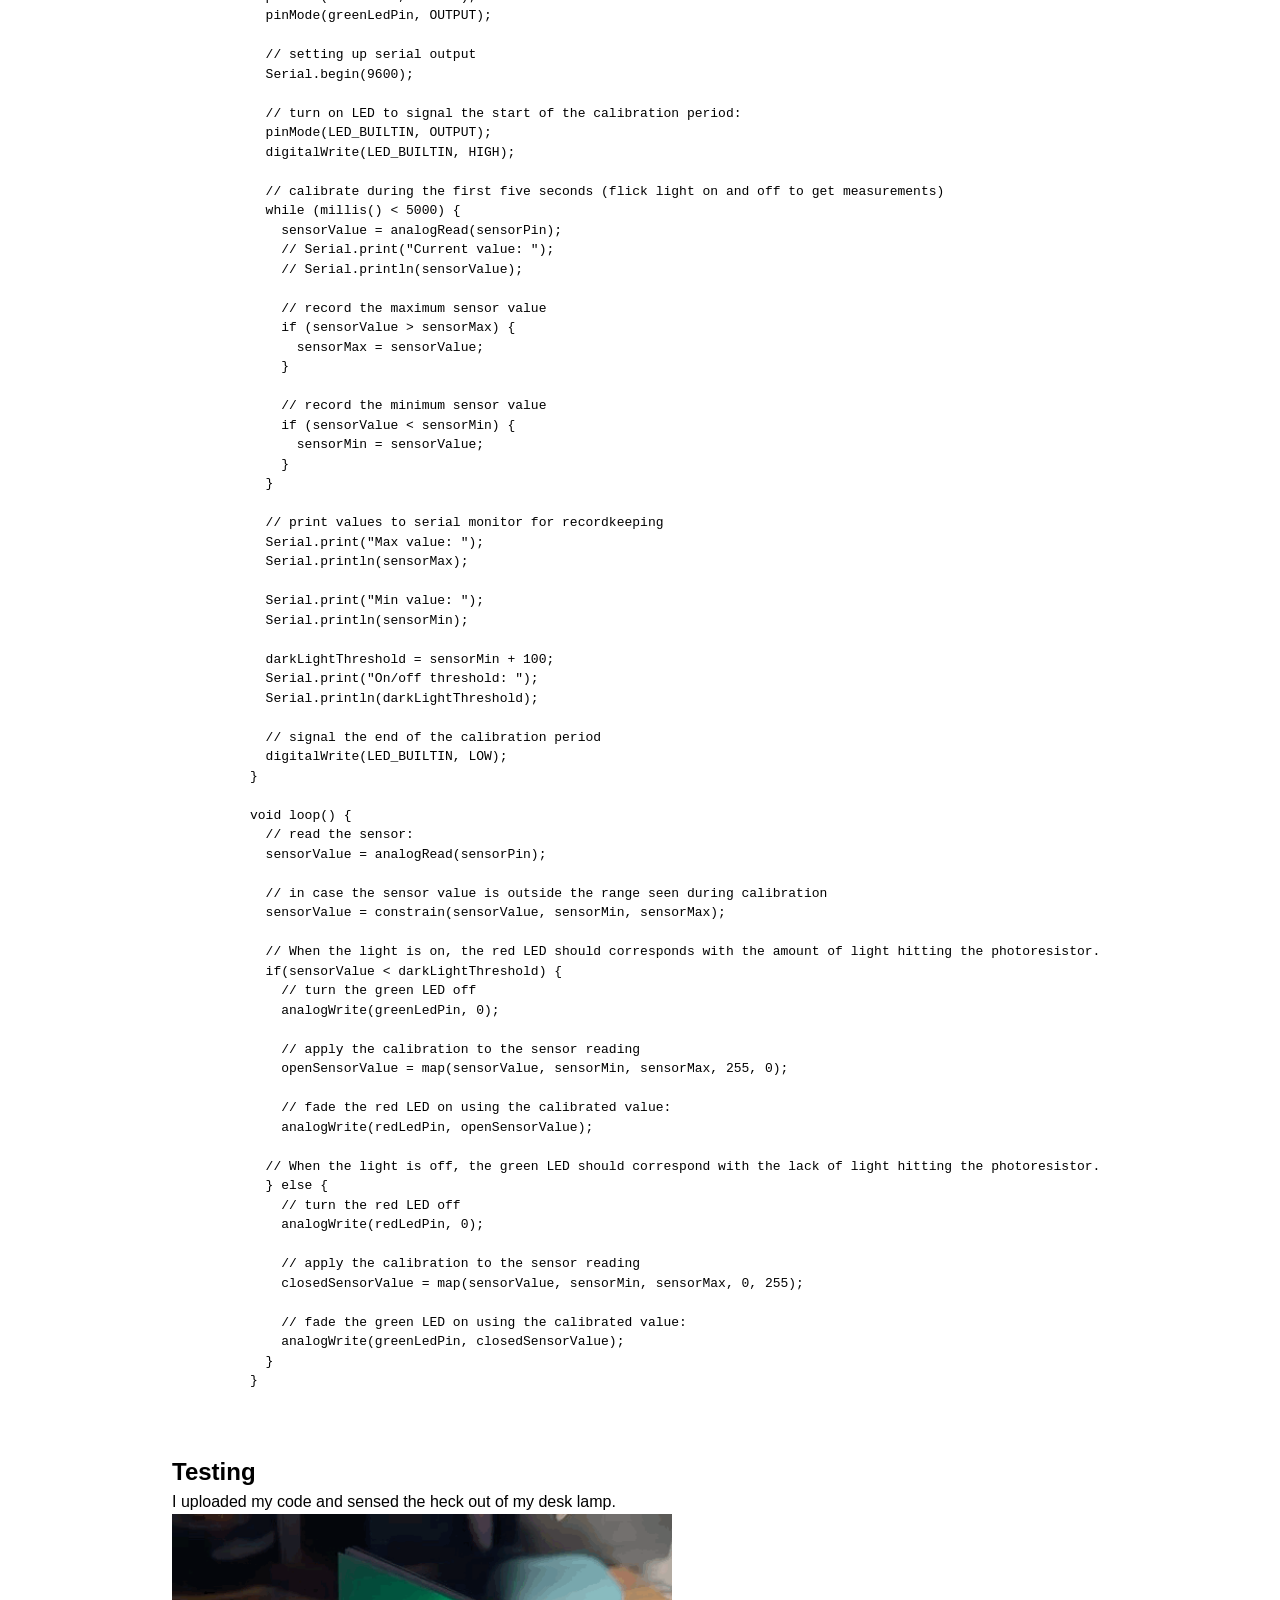
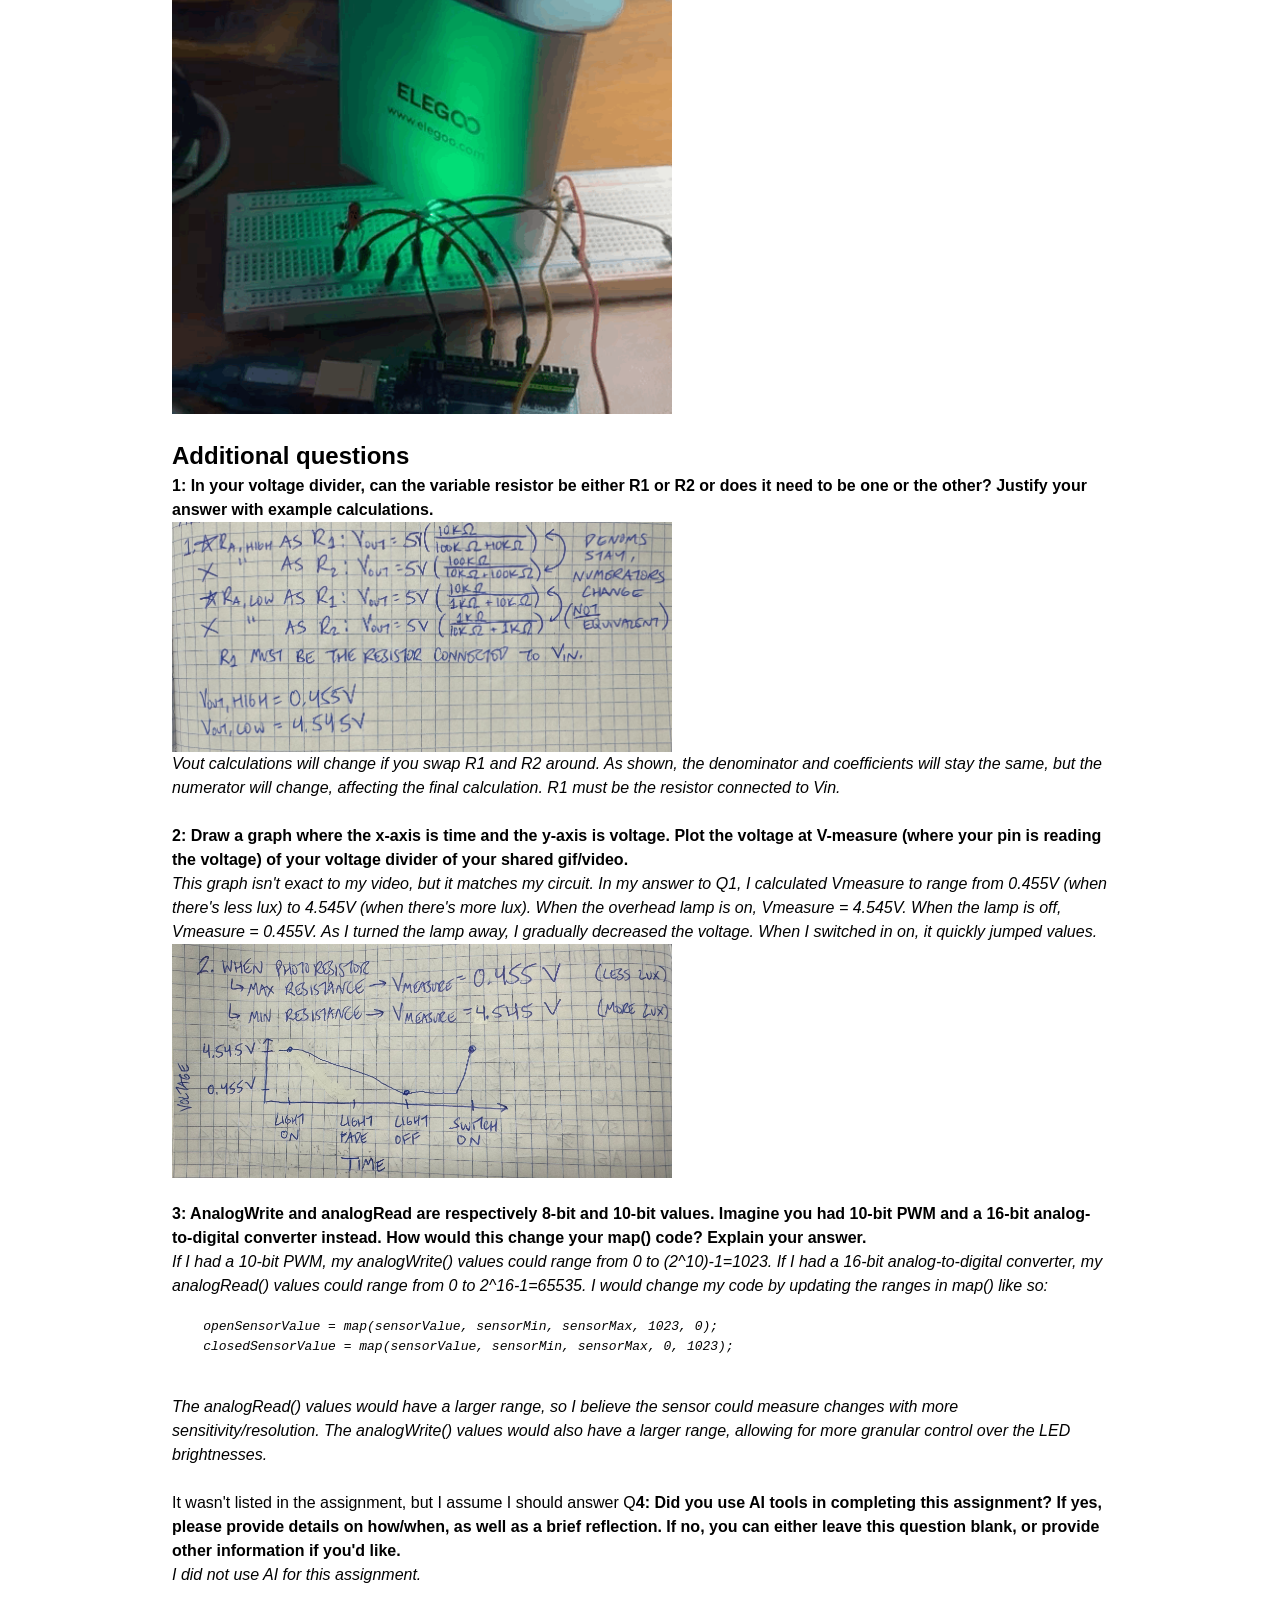
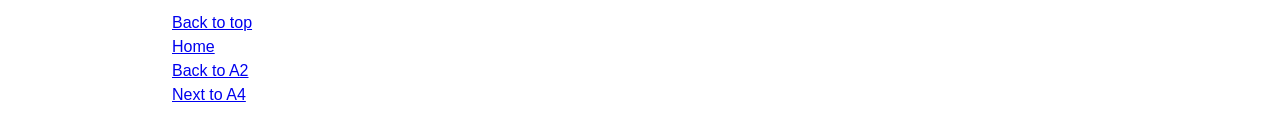
<file: docs/a3.html>
<!DOCTYPE html>
<html>
  <head>
    <meta charset="utf-8" />
    <meta name="viewport" content="width=device-width, maximum-scale=1.0" />

    <title>Jordan Cheung's HCDE 439 Physical Computing Page!</title>

    <link href="style.css" rel="stylesheet" type="text/css" />
  </head>
  <body>
    <p><a href="index.html">Home</a></p>
    <h1>Assignment 3: Input Output!</h1>
    <div class="header">
      <img src="a3/a3-light_sensor.gif" />
      <p>
        "You work at a smart home company and the CIO wants you to prototype a new 
        visualization for a product that senses something around the home.
        <br><br>
        You will create a schematic, circuit, and code that uses a variable resistance 
        sensor (e.g. either the photoresistor or the thermistor) in a voltage divider to 
        change the state of an output device.  Your output device cannot be a single LED. 
        Your schematic description should explain the values chosen. You have to use 
        analogRead(), analogWrite(), the map function, and an if-statement in your code. You 
        should write something to your serial port, and you may not use the same message as the 
        example code. You have to justify why you are using the values you chose in your code 
        and what those values are corresponding to in your circuit!
        <br><br>
        Document your project on your webpage."
      </p>
    </div>
    <br>
    <section>
      <h2>Planning</h2>
      <p>I started by writing out the requirements of the assignment and brainstorming some ideas. 
        My invention was inspired by paranoia-- "Did I close that door?" "Did I turn off that light?"</p>
      <br>

      <h3>Sketches</h3>
      <p>I drew some sketches to communicate my product idea.</p>
      <img src="a3/a3-concept_sketch.jpeg" width=500>
      <br>

      <h3>Schematic and calculations</h3>
      <p>
        I drew a schematic to visualize the circuit system, which included two LEDs and a photoresistor. 
        Just like last two assignments, neither of the LEDs would be on at the same time, 
        so I was able to treat each LED wire as a simple series circuit.
        Since the resistors in my kit didn't exactly match my calculations, I went with 220Ω for each of the LED resistors.
        <br><br>
        For the resistor next to the photoresistor (R_B), I used the photoresistor datasheet to see what range of resistances the photoresistor could achieve (R_A).
        R_A's range was about 1KΩ to 100KΩ.
        In accordance with the V_Out equation, R_B should be equal magnitudes away from R_A, 
        low and R_A, high. Therefore, I used the geometric mean to determine that a 10KΩ resistor
        would be suitable for this circuit.
      </p>
      <img src="a3/a3-schematic_calculations.jpeg" width=500>
    </section>
    <br>
    <section>
      <h2>Construction</h2>
      <p>
        I built my circuit using:
        <ul>
          <li>My breadboard</li>
          <li>My Arduino UNO</li>
          <li>Wires</li>
          <li>2 LEDs (red and green)</li>
          <li>2 220Ω resistors</li>
          <li>1 10KΩ resistor</li>
          <li>1 photoresistor</li>
        </ul>
      </p>
      <img src="a3/a3-circuit_top.jpeg" width = 350>
      <img src="a3/a3-circuit_side.jpeg" width = 350>
    </section>
    <br>
    <section>
      <h2>Code</h2>
      <p>
        I then wrote the code to model the functionality I previously described. 
      </p>
      <pre>
        <code>
          /*
            Modified Calibration Example
          */
          
          // These constants won't change:
          const int sensorPin = A5;  // pin that the sensor is attached to
          const int redLedPin = 9;      // PWM pin that the red LED is attached to
          const int greenLedPin = 6;      // PWM pin that the green LED is attached to
          
          // variables:
          int sensorValue = 0;   // the sensor value
          int openSensorValue = 0; // sensor value when the light is on
          int closedSensorValue = 0; // sensor value when the light is off
          int sensorMin = 1023;  // minimum sensor value
          int sensorMax = 0;     // maximum sensor value
          int darkLightThreshold = 0; // threshold to switch LEDs based on light/darkness
          
          void setup() {
            // setting input and output pins
            pinMode(sensorPin, INPUT);
            pinMode(redLedPin, OUTPUT);
            pinMode(greenLedPin, OUTPUT);
          
            // setting up serial output
            Serial.begin(9600);
          
            // turn on LED to signal the start of the calibration period:
            pinMode(LED_BUILTIN, OUTPUT);
            digitalWrite(LED_BUILTIN, HIGH);
          
            // calibrate during the first five seconds (flick light on and off to get measurements)
            while (millis() < 5000) {
              sensorValue = analogRead(sensorPin);
              // Serial.print("Current value: ");
              // Serial.println(sensorValue);
              
              // record the maximum sensor value
              if (sensorValue > sensorMax) {
                sensorMax = sensorValue;
              }
          
              // record the minimum sensor value
              if (sensorValue < sensorMin) {
                sensorMin = sensorValue;
              }
            }
          
            // print values to serial monitor for recordkeeping
            Serial.print("Max value: ");
            Serial.println(sensorMax);
          
            Serial.print("Min value: ");
            Serial.println(sensorMin);
          
            darkLightThreshold = sensorMin + 100;
            Serial.print("On/off threshold: ");
            Serial.println(darkLightThreshold);
          
            // signal the end of the calibration period
            digitalWrite(LED_BUILTIN, LOW);
          }
          
          void loop() {
            // read the sensor:
            sensorValue = analogRead(sensorPin);
          
            // in case the sensor value is outside the range seen during calibration
            sensorValue = constrain(sensorValue, sensorMin, sensorMax);
          
            // When the light is on, the red LED should corresponds with the amount of light hitting the photoresistor.
            if(sensorValue < darkLightThreshold) {
              // turn the green LED off
              analogWrite(greenLedPin, 0);
          
              // apply the calibration to the sensor reading
              openSensorValue = map(sensorValue, sensorMin, sensorMax, 255, 0);
          
              // fade the red LED on using the calibrated value:
              analogWrite(redLedPin, openSensorValue);
              
            // When the light is off, the green LED should correspond with the lack of light hitting the photoresistor.
            } else {
              // turn the red LED off
              analogWrite(redLedPin, 0);
          
              // apply the calibration to the sensor reading
              closedSensorValue = map(sensorValue, sensorMin, sensorMax, 0, 255);
          
              // fade the green LED on using the calibrated value:
              analogWrite(greenLedPin, closedSensorValue);
            }
          }          
        </code>
      </pre>
    </section>
    <br>
    <section>
      <h2>Testing</h2>
      <p>
        I uploaded my code and sensed the heck out of my desk lamp.
      </p>
      <img src="a3/a3-light_sensor.gif" width=500>
    </section>
    <br>
    <section>
      <h2>Additional questions</h2>
      <p><strong>1: In your voltage divider, can the variable resistor be either R1 or R2 or does it need to be one or the other? Justify your answer with example calculations.</strong></p>
      <img src="a3/a3-vout_calculations.jpeg" width=500>
      <i>Vout calculations will change if you swap R1 and R2 around. As shown, the denominator and coefficients will stay the same, but the numerator will change, affecting the final calculation. R1 must be the resistor connected to Vin.</i>
      <br>
    <br>
      <p><strong>2: Draw a graph where the x-axis is time and the y-axis is voltage. Plot the voltage at V-measure (where your pin is reading the voltage) of your voltage divider of your shared gif/video.</strong></p>
      <i>
        This graph isn't exact to my video, but it matches my circuit. In my answer to Q1, I calculated Vmeasure to range from 0.455V (when there's less lux) to 4.545V (when there's more lux). When the overhead lamp is on, Vmeasure = 4.545V. When the lamp is off, Vmeasure = 0.455V. As I turned the lamp away, I gradually decreased the voltage. When I switched in on, it quickly jumped values.
      </i>
      <img src="a3/a3-voltage_time_graph.jpeg" width=500>
      <br>

      <p><strong>3: AnalogWrite and analogRead are respectively 8-bit and 10-bit values. Imagine you had 10-bit PWM and a 16-bit analog-to-digital converter instead. How would this change your map() code? Explain your answer.</strong></p>
      <i>
        If I had a 10-bit PWM, my analogWrite() values could range from 0 to (2^10)-1=1023. If I had a 16-bit analog-to-digital converter, my analogRead() values could range from 0 to 2^16-1=65535. I would change my code by updating the ranges in map() like so:
        <pre>
            <code>
    openSensorValue = map(sensorValue, sensorMin, sensorMax, 1023, 0);
    closedSensorValue = map(sensorValue, sensorMin, sensorMax, 0, 1023);
            </code>
        </pre>
        The analogRead() values would have a larger range, so I believe the sensor could measure changes with more sensitivity/resolution. The analogWrite() values would also have a larger range, allowing for more granular control over the LED brightnesses.
      </i>
      <br><br>

      <p>It wasn't listed in the assignment, but I assume I should answer Q<strong>4: Did you use AI tools in completing this assignment? If yes, please provide details on how/when, as well as a brief reflection. If no, you can either leave this question blank, or provide other information if you'd like.</strong></p>
      <i>
        I did not use AI for this assignment.
      </i>
    </section>
    <br>
    <p><a href="#">Back to top</a></p>
    <p><a href="index.html">Home</a></p>
    <p><a href="a2.html">Back to A2</a></p>
    <p><a href="a4.html">Next to A4</a></p>
  </body>
</html>
</file>
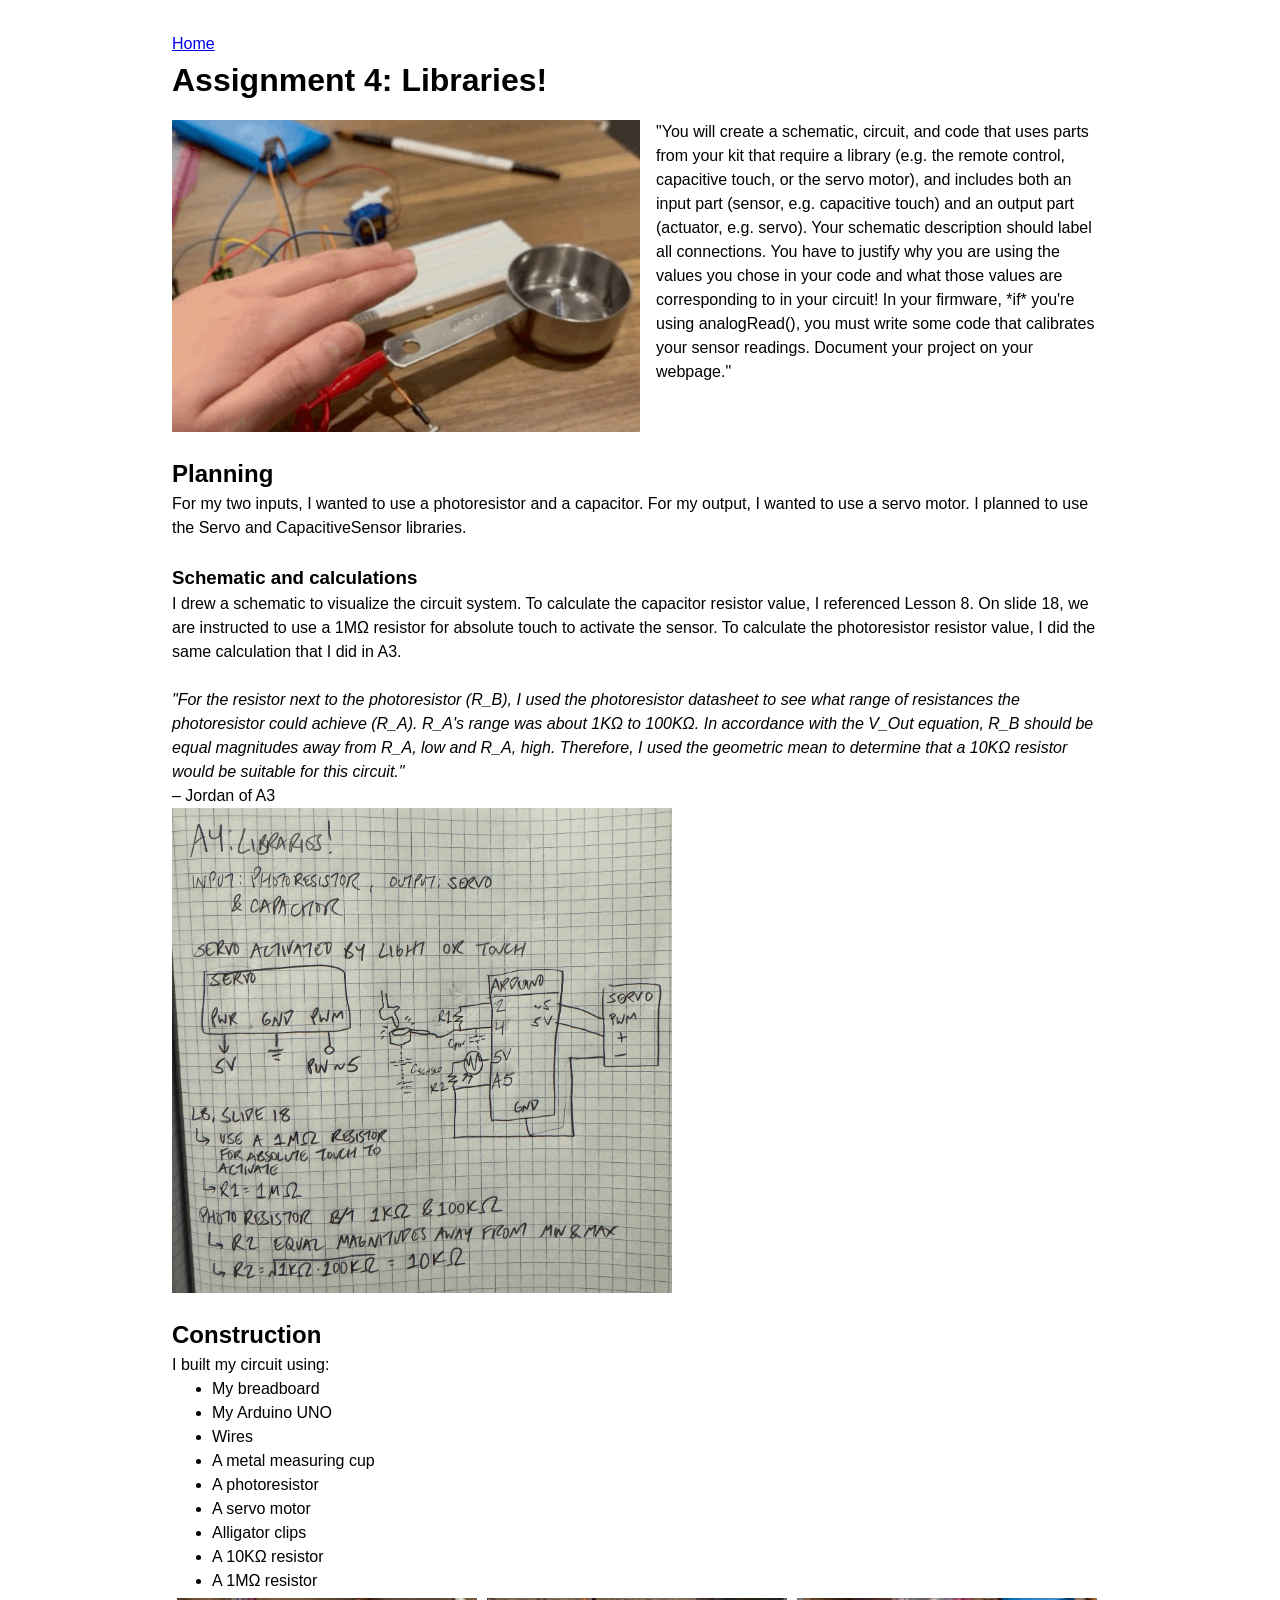
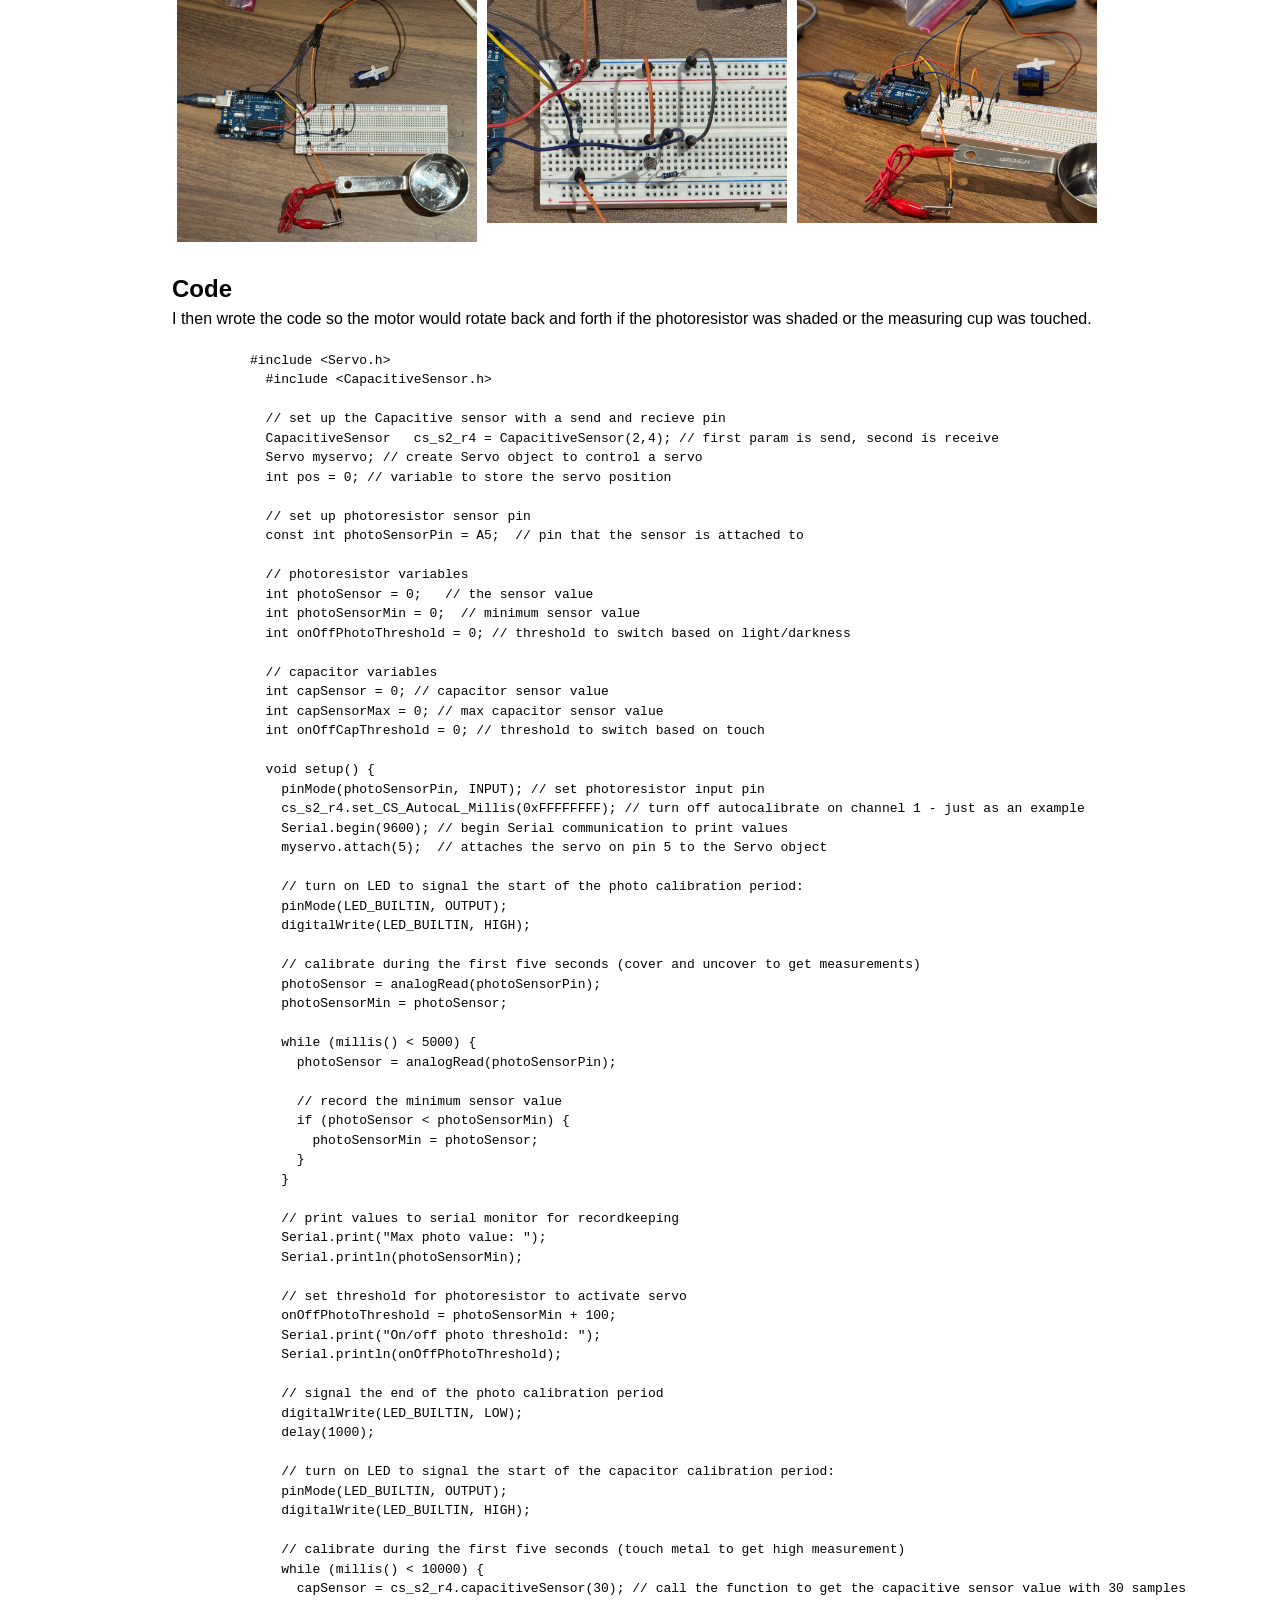
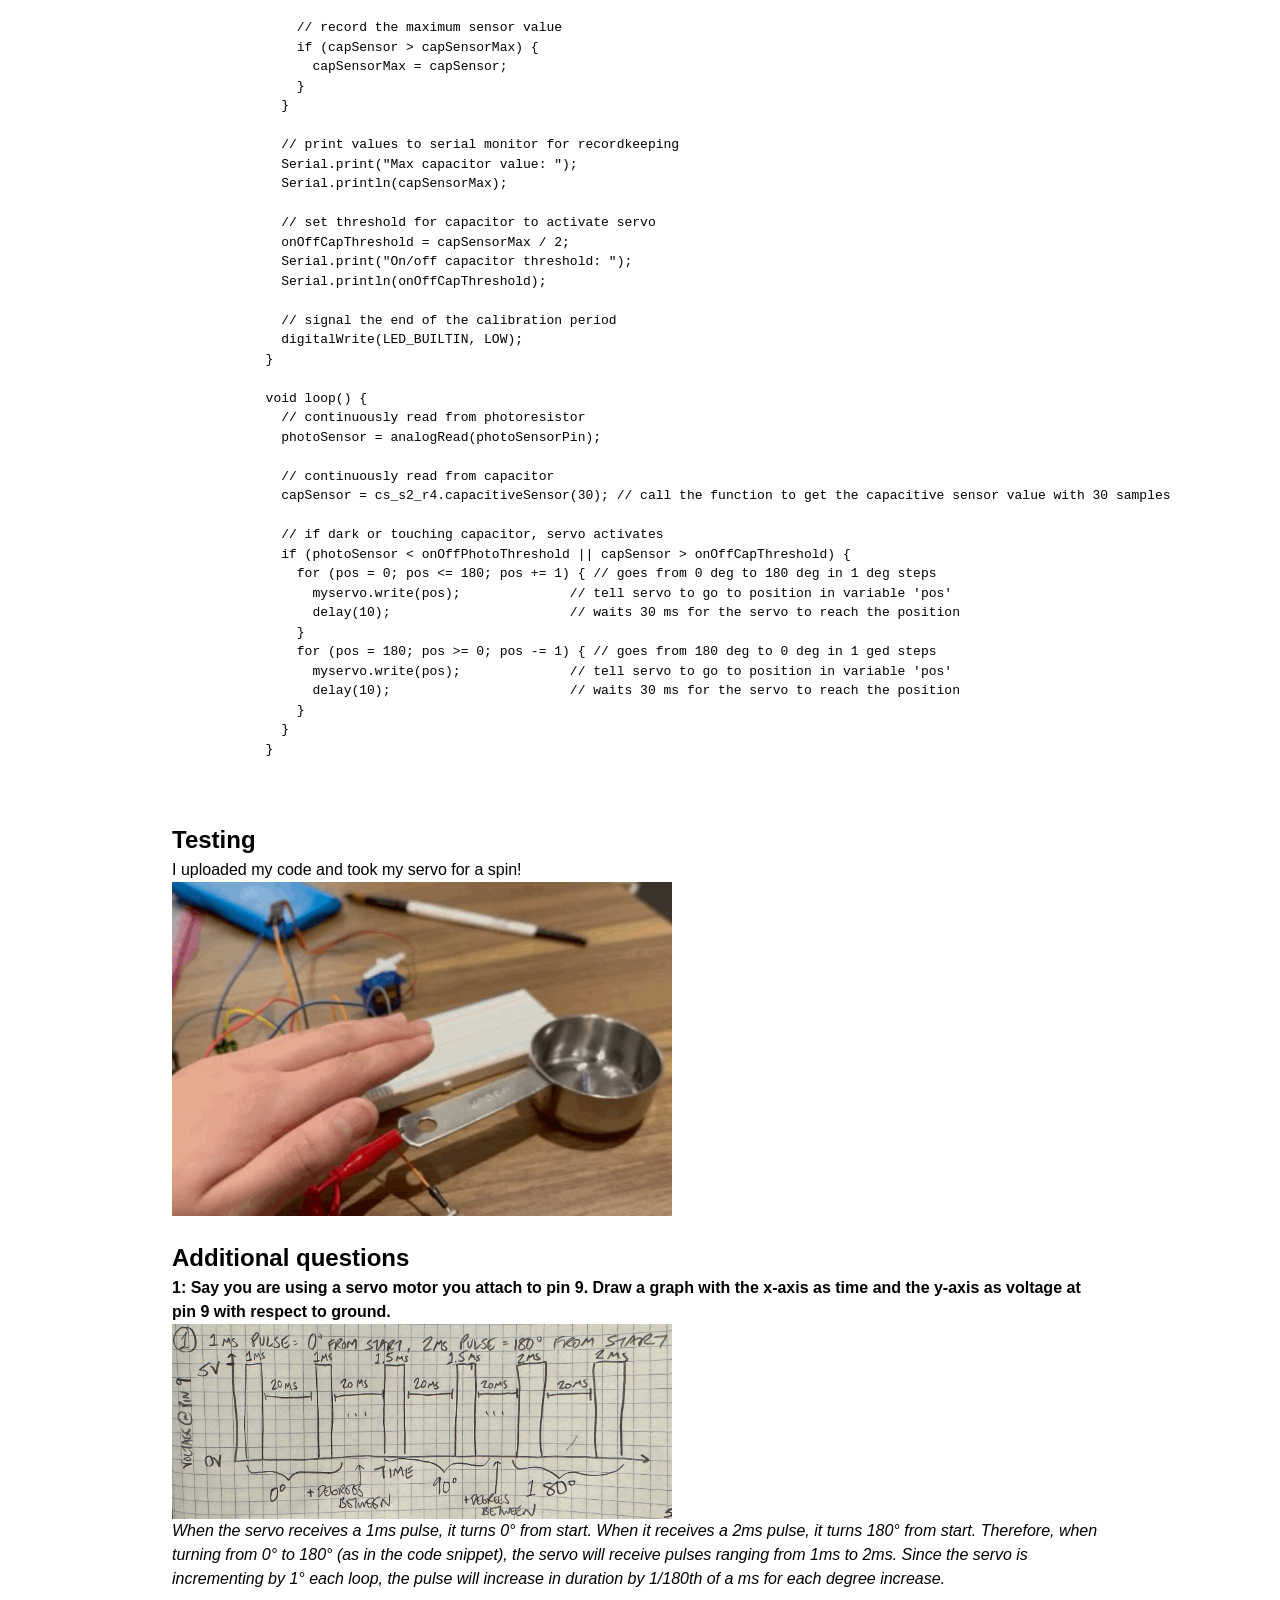
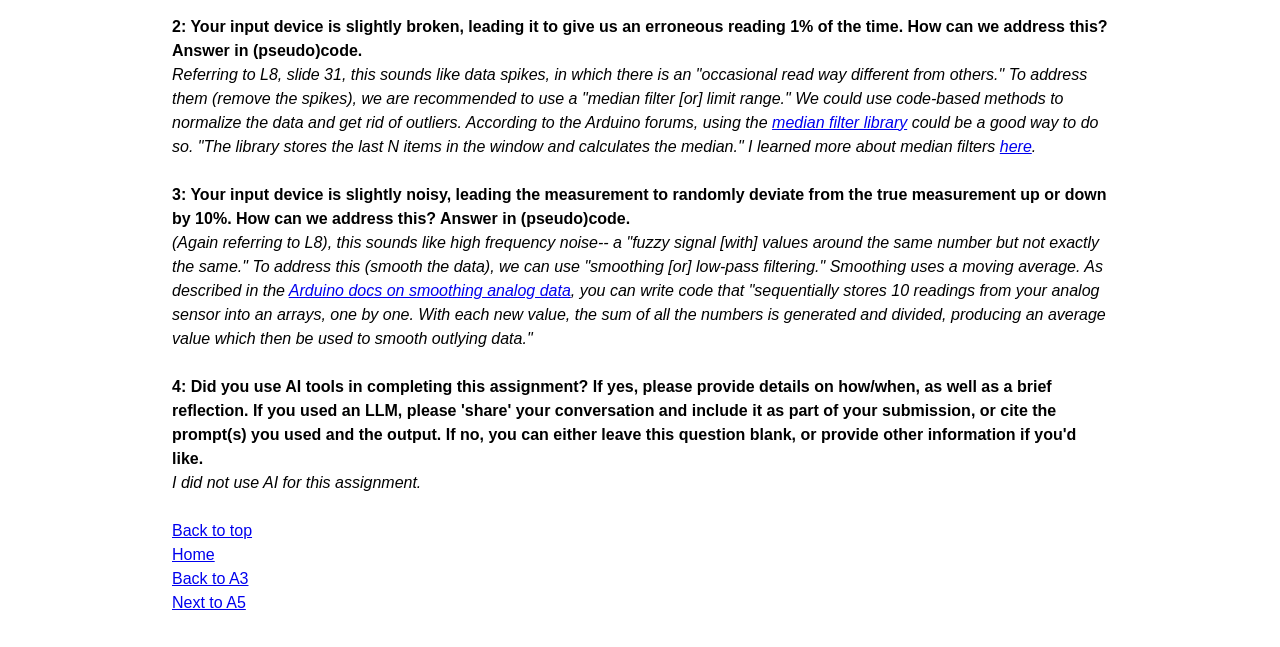
<file: docs/a4.html>
<!DOCTYPE html>
<html>
  <head>
    <meta charset="utf-8" />
    <meta name="viewport" content="width=device-width, maximum-scale=1.0" />

    <title>Jordan Cheung's HCDE 439 Physical Computing Page!</title>

    <link href="style.css" rel="stylesheet" type="text/css" />
  </head>
  <body>
    <p><a href="index.html">Home</a></p>
    <h1>Assignment 4: Libraries!</h1>
    <div class="header">
      <img src="a4/a4-light_touch_sensor.gif" />
      <p>
        "You will create a schematic, circuit, and code that uses parts from your kit that require a library (e.g. 
        the remote control, capacitive touch, or the servo motor), and includes both an input part (sensor, e.g. 
        capacitive touch) and an output part (actuator, e.g. servo). Your schematic description should label all 
        connections. You have to justify why you are using the values you chose in your code and what those values 
        are corresponding to in your circuit! In your firmware, *if* you're using analogRead(), you must 
        write some code that calibrates your sensor readings. Document your project on your webpage."
      </p>
    </div>
    <br>
    <section>
      <h2>Planning</h2>
      <p>For my two inputs, I wanted to use a photoresistor and a capacitor. 
        For my output, I wanted to use a servo motor. 
        I planned to use the Servo and CapacitiveSensor libraries.</p>
      <br>

      <h3>Schematic and calculations</h3>
      <p>
        I drew a schematic to visualize the circuit system.
        To calculate the capacitor resistor value, I referenced Lesson 8. 
        On slide 18, we are instructed to use a 1MΩ resistor for absolute touch to activate the sensor. 
        To calculate the photoresistor resistor value, I did the same calculation that I did in A3.
        <br><br>
        <i>"For the resistor next to the photoresistor (R_B), I used the photoresistor datasheet to see what range of resistances the photoresistor could achieve (R_A).
        R_A's range was about 1KΩ to 100KΩ.
        In accordance with the V_Out equation, R_B should be equal magnitudes away from R_A, 
        low and R_A, high. Therefore, I used the geometric mean to determine that a 10KΩ resistor
        would be suitable for this circuit."</p></i> – Jordan of A3
      </p>
      <img src="a4/a4-schematic_calculations.jpeg" width=500>
    </section>
    <br>
    <section>
      <h2>Construction</h2>
      <p>
        I built my circuit using:
        <ul>
          <li>My breadboard</li>
          <li>My Arduino UNO</li>
          <li>Wires</li>
          <li>A metal measuring cup</li>
          <li>A photoresistor</li>
          <li>A servo motor</li>
          <li>Alligator clips</li>
          <li>A 10KΩ resistor</li>
          <li>A 1MΩ resistor</li>
        </ul>
      </p>
      <div class="row">
        <div class="column">
          <img src="a4/a4-circuit_top.jpeg" width = 300>
        </div>
        <div class="column">
          <img src="a4/a4-circuit_top_zoomed.jpeg" width = 300>
        </div>
        <div class="column">
          <img src="a4/a4-circuit_angle.jpeg" width = 300>
        </div>
      </div>
    </section>
    <br>
    <section>
      <h2>Code</h2>
      <p>
        I then wrote the code so the motor would rotate back and forth if the photoresistor was shaded 
        or the measuring cup was touched.
      </p>
      <pre>
        <code>
          #include &lt;Servo.h&gt;
            #include &lt;CapacitiveSensor.h&gt;
            
            // set up the Capacitive sensor with a send and recieve pin
            CapacitiveSensor   cs_s2_r4 = CapacitiveSensor(2,4); // first param is send, second is receive
            Servo myservo; // create Servo object to control a servo
            int pos = 0; // variable to store the servo position
            
            // set up photoresistor sensor pin
            const int photoSensorPin = A5;  // pin that the sensor is attached to
            
            // photoresistor variables
            int photoSensor = 0;   // the sensor value
            int photoSensorMin = 0;  // minimum sensor value
            int onOffPhotoThreshold = 0; // threshold to switch based on light/darkness
            
            // capacitor variables
            int capSensor = 0; // capacitor sensor value
            int capSensorMax = 0; // max capacitor sensor value
            int onOffCapThreshold = 0; // threshold to switch based on touch
            
            void setup() {
              pinMode(photoSensorPin, INPUT); // set photoresistor input pin
              cs_s2_r4.set_CS_AutocaL_Millis(0xFFFFFFFF); // turn off autocalibrate on channel 1 - just as an example
              Serial.begin(9600); // begin Serial communication to print values
              myservo.attach(5);  // attaches the servo on pin 5 to the Servo object
            
              // turn on LED to signal the start of the photo calibration period:
              pinMode(LED_BUILTIN, OUTPUT);
              digitalWrite(LED_BUILTIN, HIGH);
            
              // calibrate during the first five seconds (cover and uncover to get measurements)
              photoSensor = analogRead(photoSensorPin);
              photoSensorMin = photoSensor;
            
              while (millis() &lt; 5000) {
                photoSensor = analogRead(photoSensorPin);
                
                // record the minimum sensor value
                if (photoSensor &lt; photoSensorMin) {
                  photoSensorMin = photoSensor;
                }
              }
            
              // print values to serial monitor for recordkeeping
              Serial.print("Max photo value: ");
              Serial.println(photoSensorMin);
            
              // set threshold for photoresistor to activate servo
              onOffPhotoThreshold = photoSensorMin + 100;
              Serial.print("On/off photo threshold: ");
              Serial.println(onOffPhotoThreshold);
            
              // signal the end of the photo calibration period
              digitalWrite(LED_BUILTIN, LOW);
              delay(1000);
            
              // turn on LED to signal the start of the capacitor calibration period:
              pinMode(LED_BUILTIN, OUTPUT);
              digitalWrite(LED_BUILTIN, HIGH);
            
              // calibrate during the first five seconds (touch metal to get high measurement)
              while (millis() &lt; 10000) {
                capSensor = cs_s2_r4.capacitiveSensor(30); // call the function to get the capacitive sensor value with 30 samples
            
                // record the maximum sensor value
                if (capSensor &gt; capSensorMax) {
                  capSensorMax = capSensor;
                }
              }
            
              // print values to serial monitor for recordkeeping
              Serial.print("Max capacitor value: ");
              Serial.println(capSensorMax);
            
              // set threshold for capacitor to activate servo
              onOffCapThreshold = capSensorMax / 2;
              Serial.print("On/off capacitor threshold: ");
              Serial.println(onOffCapThreshold);
            
              // signal the end of the calibration period
              digitalWrite(LED_BUILTIN, LOW);
            }
            
            void loop() {
              // continuously read from photoresistor
              photoSensor = analogRead(photoSensorPin);
            
              // continuously read from capacitor
              capSensor = cs_s2_r4.capacitiveSensor(30); // call the function to get the capacitive sensor value with 30 samples
            
              // if dark or touching capacitor, servo activates
              if (photoSensor &lt; onOffPhotoThreshold || capSensor &gt; onOffCapThreshold) {
                for (pos = 0; pos &lt;= 180; pos += 1) { // goes from 0 deg to 180 deg in 1 deg steps
                  myservo.write(pos);              // tell servo to go to position in variable 'pos'
                  delay(10);                       // waits 30 ms for the servo to reach the position
                }
                for (pos = 180; pos &gt;= 0; pos -= 1) { // goes from 180 deg to 0 deg in 1 ged steps
                  myservo.write(pos);              // tell servo to go to position in variable 'pos'
                  delay(10);                       // waits 30 ms for the servo to reach the position
                }
              }
            }                    
        </code>
      </pre>
    </section>
    <br>
    <section>
      <h2>Testing</h2>
      <p>
        I uploaded my code and took my servo for a spin!
      </p>
      <img src="a4/a4-light_touch_sensor.gif" width=500>
    </section>
    <br>
    <section>
      <h2>Additional questions</h2>
      <p><strong>1: Say you are using a servo motor you attach to pin 9. Draw a graph with the x-axis as time and the y-axis as voltage at pin 9 with respect to ground.</strong></p>
      <img src="a4/a4-voltage_time_graph.jpeg" width=500>
      <i>
        When the servo receives a 1ms pulse, it turns 0° from start. When it receives a 2ms pulse, it turns 180° from start. 
        Therefore, when turning from 0° to 180° (as in the code snippet), the servo will receive pulses ranging from 1ms to 2ms. 
        Since the servo is incrementing by 1° each loop, the pulse will increase in duration by 1/180th of a ms for each degree increase.</i>
      <br>
    <br>
      <p><strong>2: Your input device is slightly broken, leading it to give us an erroneous reading 1% of the time. How can we address this? Answer in (pseudo)code.</strong></p>
      <i>
        Referring to L8, slide 31, this sounds like data spikes, in which there is an "occasional read way different from others." To address them (remove the spikes), we are recommended to use a "median filter [or] limit range." We could use code-based methods to normalize the data and get rid of outliers. According to the Arduino forums, using the <a href="https://docs.arduino.cc/libraries/medianfilterlib/">median filter library</a> could be a good way to do so. "The library stores the last N items in the window and calculates the median." I learned more about median filters <a href="https://en.wikipedia.org/wiki/Median_filter">here</a>.
        <br>
      </i>
      <br>

      <p><strong>3: Your input device is slightly noisy, leading the measurement to randomly deviate from the true measurement up or down by 10%. How can we address this? Answer in (pseudo)code.</strong></p>
      <i>
        (Again referring to L8), this sounds like high frequency noise-- a "fuzzy signal [with] values around the same number but not exactly the same." To address this (smooth the data), we can use "smoothing [or] low-pass filtering." Smoothing uses a moving average. As described in the <a href="https://docs.arduino.cc/built-in-examples/analog/Smoothing/">Arduino docs on smoothing analog data</a>, you can write code that "sequentially stores 10 readings from your analog sensor into an arrays, one by one. With each new value, the sum of all the numbers is generated and divided, producing an average value which then be used to smooth outlying data."
      </i>
      <br><br>

      <p><strong>4: Did you use AI tools in completing this assignment? If yes, please provide details on how/when, as well as a brief reflection. If you used an LLM, please 'share' your conversation and include it as part of your submission, or cite the prompt(s) you used and the output. If no, you can either leave this question blank, or provide other information if you'd like.</strong></p>
      <i>
        I did not use AI for this assignment.
      </i>
    </section>
    <br>
    <p><a href="#">Back to top</a></p>
    <p><a href="index.html">Home</a></p>
    <p><a href="a3.html">Back to A3</a></p>
    <p><a href="a5.html">Next to A5</a></p>
  </body>
</html>
</file>
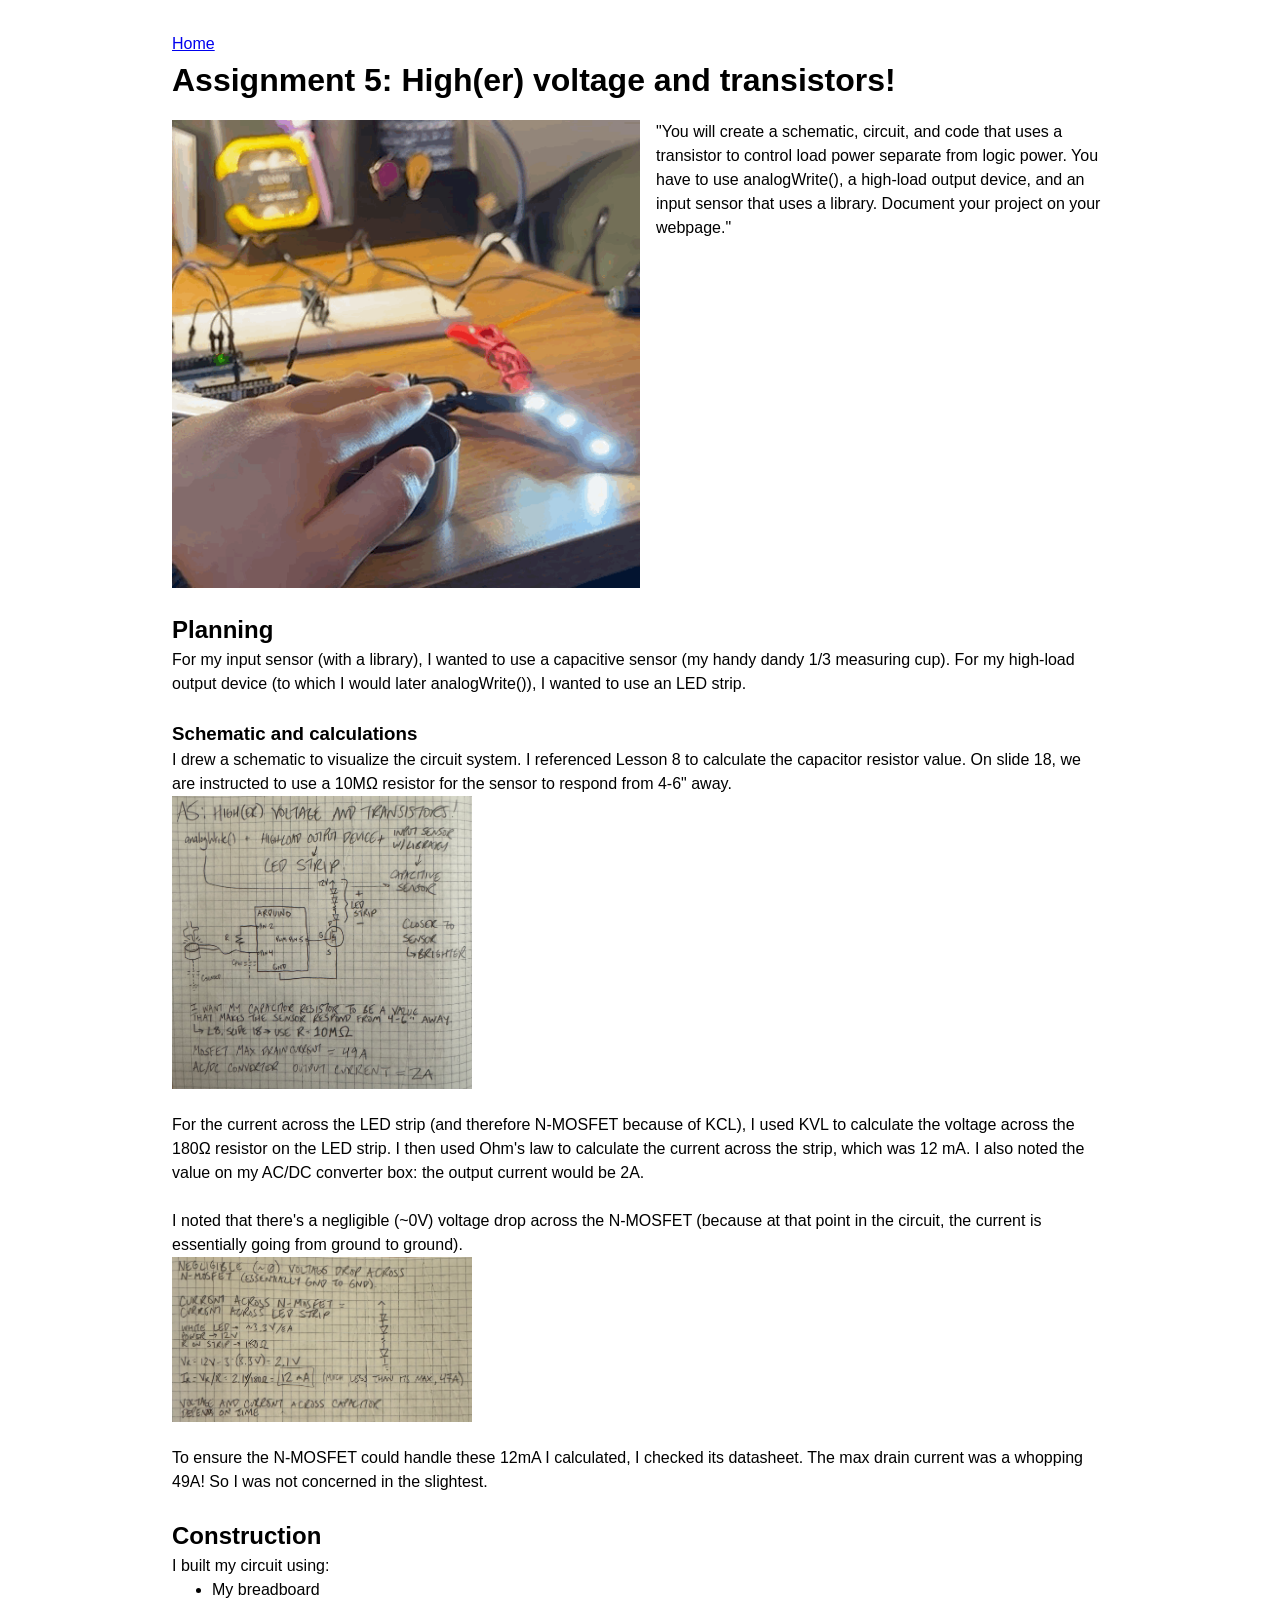
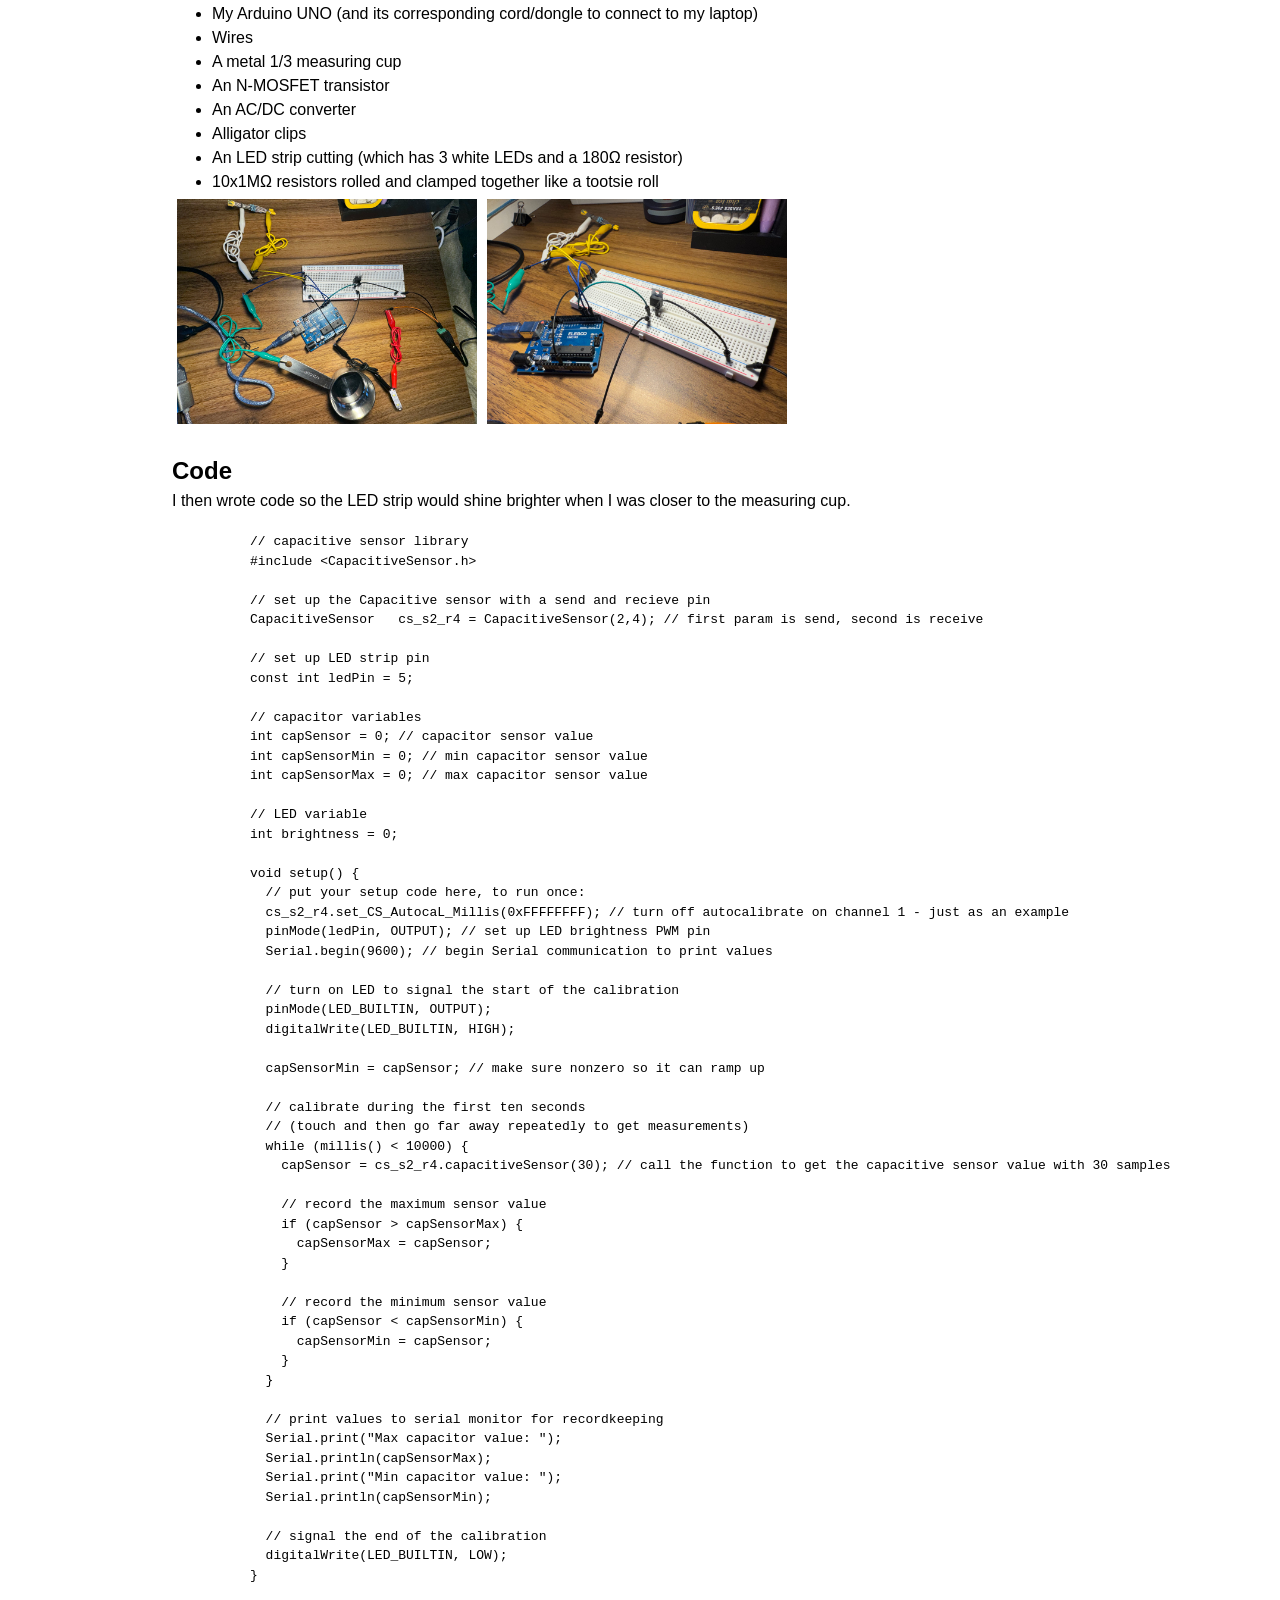
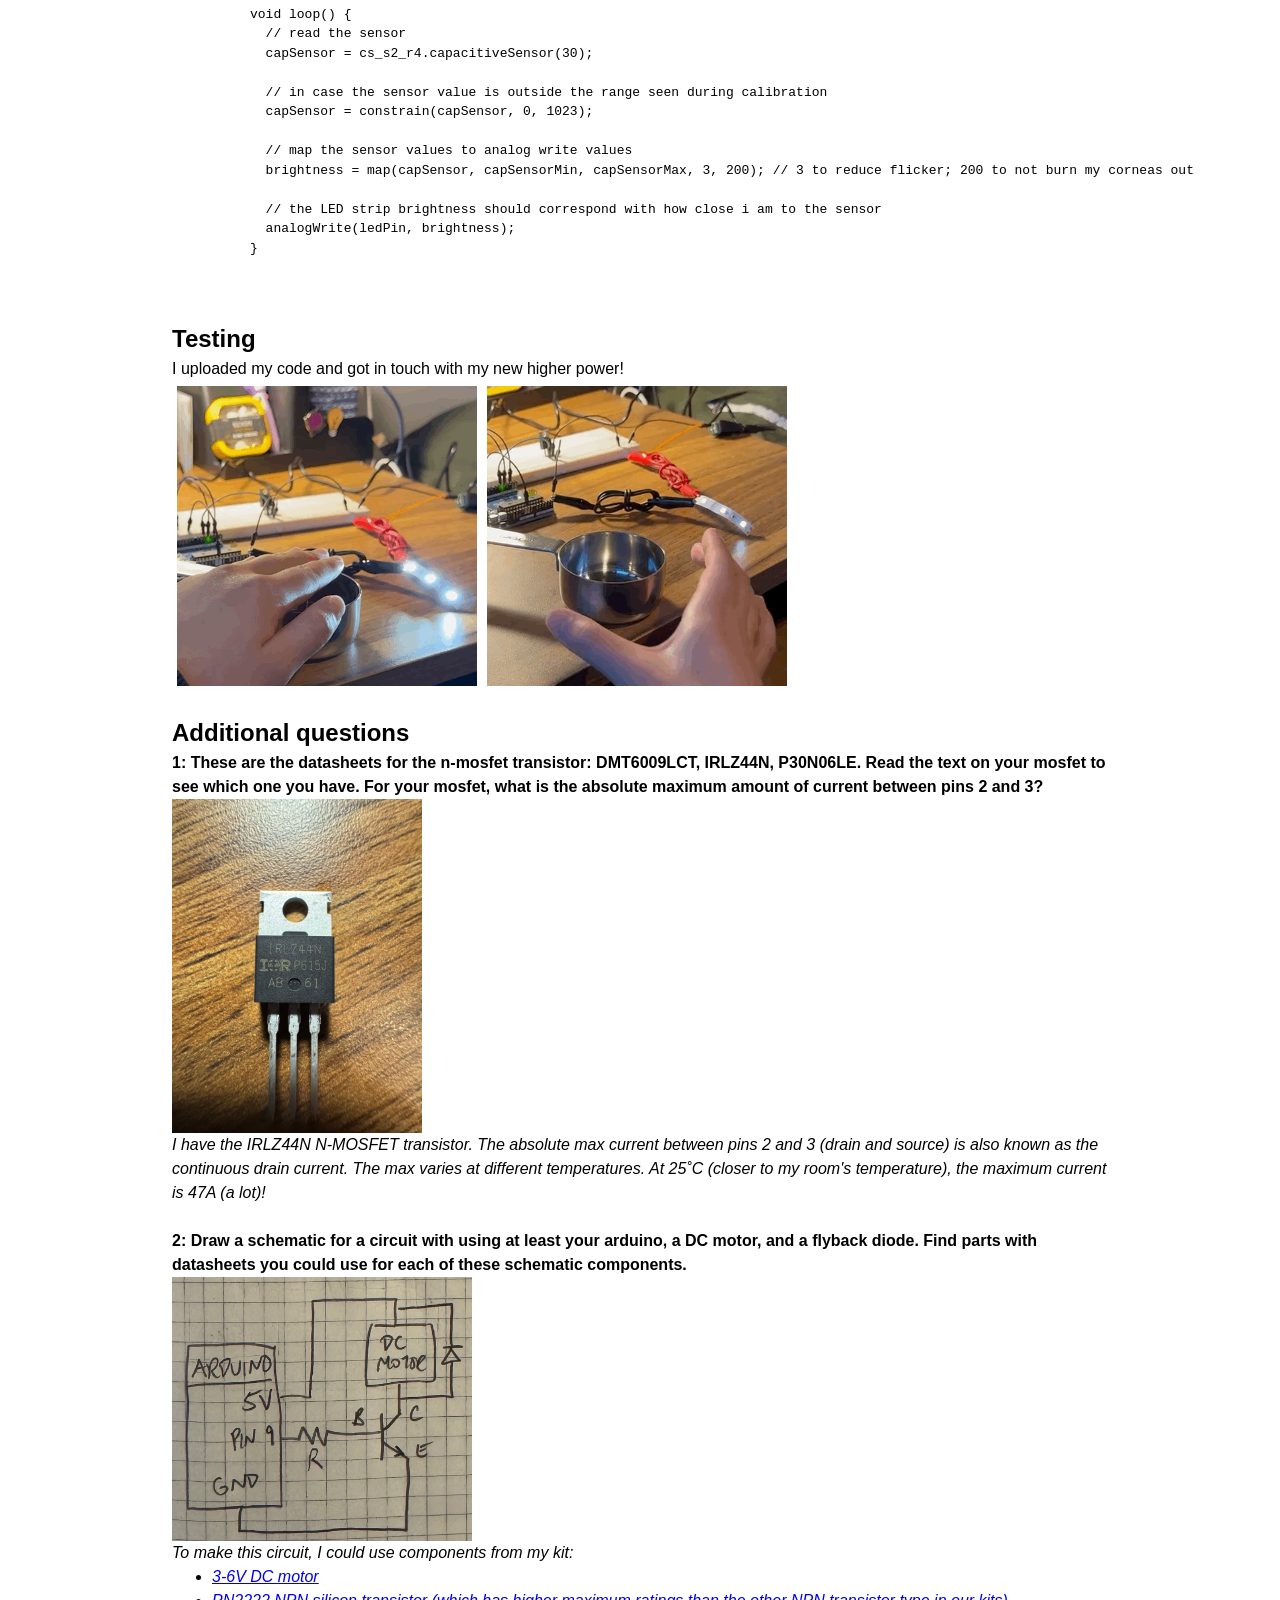
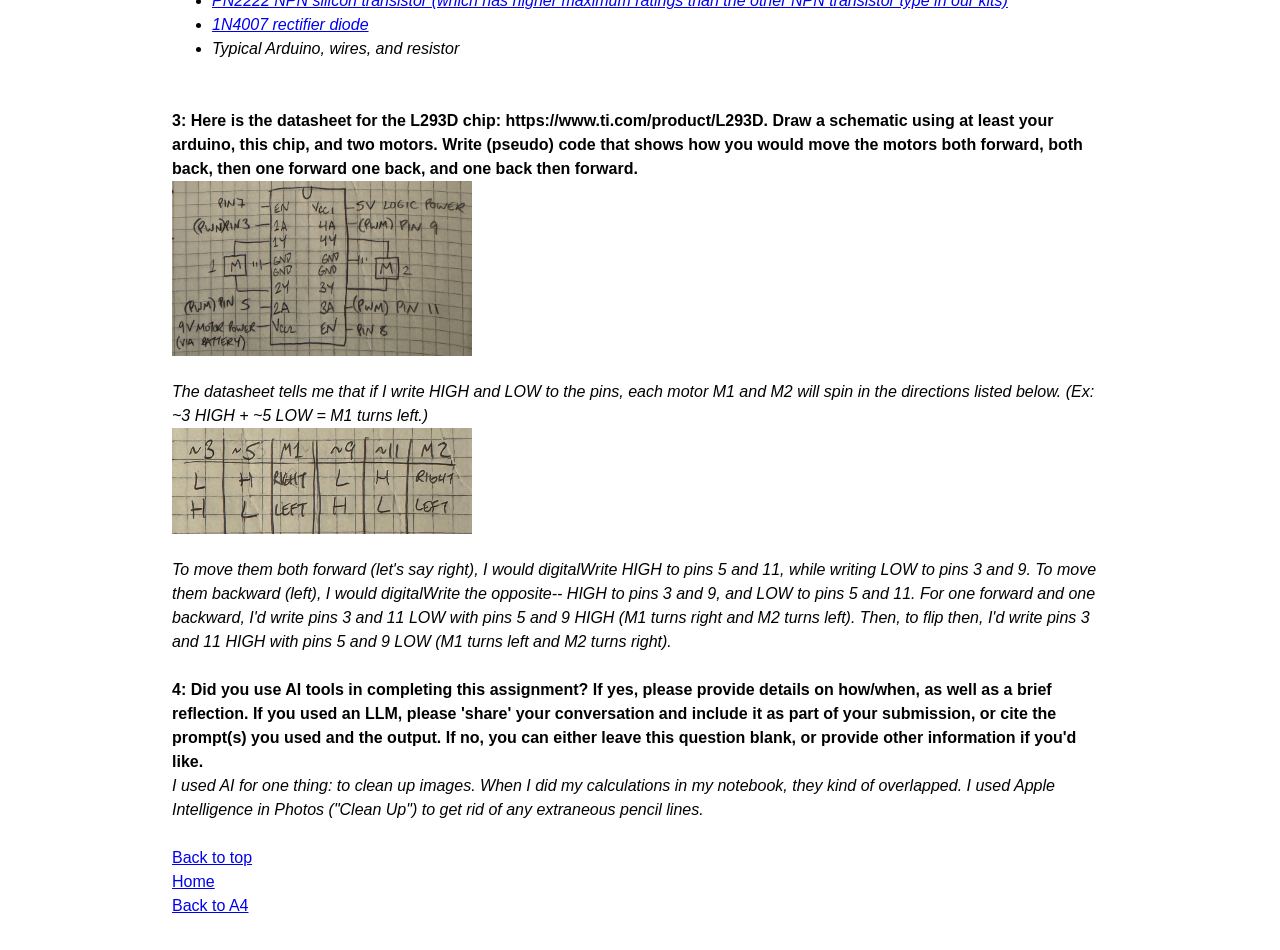
<file: docs/a5.html>
<!DOCTYPE html>
<html>
  <head>
    <meta charset="utf-8" />
    <meta name="viewport" content="width=device-width, maximum-scale=1.0" />

    <title>Jordan Cheung's HCDE 439 Physical Computing Page!</title>

    <link href="style.css" rel="stylesheet" type="text/css" />
  </head>
  <body>
    <p><a href="index.html">Home</a></p>
    <h1>Assignment 5: High(er) voltage and transistors!</h1>
    <div class="header">
      <img src="a5/a5-hover_tap_sensor.gif" />
      <p>
        "You will create a schematic, circuit, and code that uses a transistor to control 
        load power separate from logic power. You have to use analogWrite(), a high-load output 
        device, and an input sensor that uses a library. Document your project on your webpage."
      </p>
    </div>
    <br>
    <section>
      <h2>Planning</h2>
      <p>For my input sensor (with a library), I wanted to use a capacitive sensor (my handy dandy 1/3 measuring cup).
        For my high-load output device (to which I would later analogWrite()), I wanted to use an LED strip.
      </p>
      <br>

      <h3>Schematic and calculations</h3>
      <p>
        I drew a schematic to visualize the circuit system.
        I referenced Lesson 8 to calculate the capacitor resistor value. 
        On slide 18, we are instructed to use a 10MΩ resistor for the sensor to respond from 4-6" away. 
        <img src="a5/a5-schematic_calculations.jpeg" width=300>
        <br>
        For the current across the LED strip (and therefore N-MOSFET because of KCL), I used KVL to calculate
        the voltage across the 180Ω resistor on the LED strip. I then used Ohm's law to calculate the current across the strip,
        which was 12 mA. I also noted the value on my AC/DC converter box: the output current would be 2A.
        <br><br>
        I noted that there's a negligible (~0V) voltage drop across the N-MOSFET (because at that point in the circuit,
        the current is essentially going from ground to ground).
        <img src="a5/a5-calculations_across_components.jpeg" width=300>
        <br>
        To ensure the N-MOSFET could handle these 12mA I calculated, I checked its datasheet.
        The max drain current was a whopping 49A! So I was not concerned in the slightest.
      </p>
    </section>
    <br>
    <section>
      <h2>Construction</h2>
      <p>
        I built my circuit using:
        <ul>
          <li>My breadboard</li>
          <li>My Arduino UNO (and its corresponding cord/dongle to connect to my laptop)</li>
          <li>Wires</li>
          <li>A metal 1/3 measuring cup</li>
          <li>An N-MOSFET transistor</li>
          <li>An AC/DC converter</li>
          <li>Alligator clips</li>
          <li>An LED strip cutting (which has 3 white LEDs and a 180Ω resistor)</li>
          <li>10x1MΩ resistors rolled and clamped together like a tootsie roll</li>
        </ul>
      </p>
      <div class="row">
        <div class="column">
          <img src="a5/a5-circuit_top.jpeg" width = 300>
        </div>
        <div class="column">
          <img src="a5/a5-circuit_angle.jpeg" width = 300>
        </div>
        <!-- <div class="column">
          <img src="" width = 300>
        </div> -->
      </div>
    </section>
    <br>
    <section>
      <h2>Code</h2>
      <p>
        I then wrote code so the LED strip would shine brighter when I was closer to the
        measuring cup.
      </p>
      <pre>
        <code>
          // capacitive sensor library
          #include &lt;CapacitiveSensor.h&gt;

          // set up the Capacitive sensor with a send and recieve pin
          CapacitiveSensor   cs_s2_r4 = CapacitiveSensor(2,4); // first param is send, second is receive

          // set up LED strip pin
          const int ledPin = 5;

          // capacitor variables
          int capSensor = 0; // capacitor sensor value
          int capSensorMin = 0; // min capacitor sensor value
          int capSensorMax = 0; // max capacitor sensor value

          // LED variable
          int brightness = 0;

          void setup() {
            // put your setup code here, to run once:
            cs_s2_r4.set_CS_AutocaL_Millis(0xFFFFFFFF); // turn off autocalibrate on channel 1 - just as an example
            pinMode(ledPin, OUTPUT); // set up LED brightness PWM pin
            Serial.begin(9600); // begin Serial communication to print values

            // turn on LED to signal the start of the calibration
            pinMode(LED_BUILTIN, OUTPUT);
            digitalWrite(LED_BUILTIN, HIGH);

            capSensorMin = capSensor; // make sure nonzero so it can ramp up

            // calibrate during the first ten seconds
            // (touch and then go far away repeatedly to get measurements)
            while (millis() &lt; 10000) {
              capSensor = cs_s2_r4.capacitiveSensor(30); // call the function to get the capacitive sensor value with 30 samples

              // record the maximum sensor value
              if (capSensor &gt; capSensorMax) {
                capSensorMax = capSensor;
              }

              // record the minimum sensor value
              if (capSensor &lt; capSensorMin) {
                capSensorMin = capSensor;
              }
            }

            // print values to serial monitor for recordkeeping
            Serial.print("Max capacitor value: ");
            Serial.println(capSensorMax);
            Serial.print("Min capacitor value: ");
            Serial.println(capSensorMin);

            // signal the end of the calibration
            digitalWrite(LED_BUILTIN, LOW);
          }

          void loop() {
            // read the sensor
            capSensor = cs_s2_r4.capacitiveSensor(30);

            // in case the sensor value is outside the range seen during calibration
            capSensor = constrain(capSensor, 0, 1023);

            // map the sensor values to analog write values
            brightness = map(capSensor, capSensorMin, capSensorMax, 3, 200); // 3 to reduce flicker; 200 to not burn my corneas out

            // the LED strip brightness should correspond with how close i am to the sensor
            analogWrite(ledPin, brightness);
          }
        </code>
      </pre>
    </section>
    <br>
    <section>
      <h2>Testing</h2>
      <p>
        I uploaded my code and got in touch with my new higher power!
      </p>
      <div class="row">
        <div class="column">
          <img src="a5/a5-hover_tap_sensor.gif" width = 300>
        </div>
        <div class="column">
          <img src="a5/a5-cup_sensor.gif" width = 300>
        </div>
        <!-- <div class="column">
          <img src="" width = 300>
        </div> -->
      </div>
    </section>
    <br>
    <section>
      <h2>Additional questions</h2>
      <p><strong>
        1: These are the datasheets for the n-mosfet transistor: DMT6009LCT, IRLZ44N, P30N06LE. 
        Read the text on your mosfet to see which one you have. For your mosfet, what is the absolute 
        maximum amount of current between pins 2 and 3?
      </strong></p>
      <img src="a5/a5-n_mosfet.jpeg" width=250>
      <i>
        I have the IRLZ44N N-MOSFET transistor. The absolute max current between pins 2 and 3 (drain and source) is 
        also known as the continuous drain current. The max varies at different temperatures. At 25˚C (closer to my 
        room's temperature), the maximum current is 47A (a lot)!
      </i>
      <br><br>

      <p><strong>
        2: Draw a schematic for a circuit with using at least your arduino, a DC motor, and a flyback diode. 
        Find parts with datasheets you could use for each of these schematic components.
      </strong></p>
      <img src="a5/a5-addl_q-2.jpeg" width=300">
      <i>
        To make this circuit, I could use components from my kit:
        <ul>
          <li><a href="https://media.digikey.com/pdf/Data%20Sheets/Adafruit%20PDFs/3777_Web.pdf">3-6V DC motor</a></li>
          <li><a href="https://users.ece.utexas.edu/~valvano/Datasheets/PN2222-D.pdf">PN2222 NPN silicon transistor (which has higher maximum ratings than the other NPN transistor type in our kits)</a></li>
          <li><a href="https://www.vishay.com/docs/88503/1n4001.pdf">1N4007 rectifier diode</a></li>
          <li>Typical Arduino, wires, and resistor</li>
        </ul>
      </i>
      <br><br>

      <p><strong>
        3: Here is the datasheet for the L293D chip: https://www.ti.com/product/L293D. Draw a schematic using at 
        least your arduino, this chip, and two motors. Write (pseudo) code that shows how you would move the motors both 
        forward, both back, then one forward one back, and one back then forward.
      </strong></p>
      <img src="a5/a5-addl_q-3.1.jpeg" width=300>
      <br>
      <i>
        The datasheet tells me that if I write HIGH and LOW to the pins, each motor M1 and M2 will spin
        in the directions listed below. (Ex: ~3 HIGH + ~5 LOW = M1 turns left.)
        <img src="a5/a5-addl_q-3.2.jpeg" width=300>
        <br>
        To move them both forward (let's say right), I would digitalWrite HIGH to pins
        5 and 11, while writing LOW to pins 3 and 9. To move them backward (left), I would digitalWrite
        the opposite-- HIGH to pins 3 and 9, and LOW to pins 5 and 11. For one forward and one backward,
        I'd write pins 3 and 11 LOW with pins 5 and 9 HIGH (M1 turns right and M2 turns left). Then, to flip
        then, I'd write pins 3 and 11 HIGH with pins 5 and 9 LOW (M1 turns left and M2 turns right).
      </i>
      <br><br>

      <p><strong>
        4: Did you use AI tools in completing this assignment? If yes, please provide details on how/when, as well as a brief 
        reflection. If you used an LLM, please 'share' your conversation and include it as part of your submission, or cite 
        the prompt(s) you used and the output. If no, you can either leave this question blank, or provide other information if 
        you'd like.
      </strong></p>
      <i>
        I used AI for one thing: to clean up images. When I did my calculations
        in my notebook, they kind of overlapped. I used Apple Intelligence in 
        Photos ("Clean Up") to get rid of any extraneous pencil lines.
      </i>
    </section>
    <br>
    <p><a href="#">Back to top</a></p>
    <p><a href="index.html">Home</a></p>
    <p><a href="a4.html">Back to A4</a></p>
  </body>
</html>
</file>
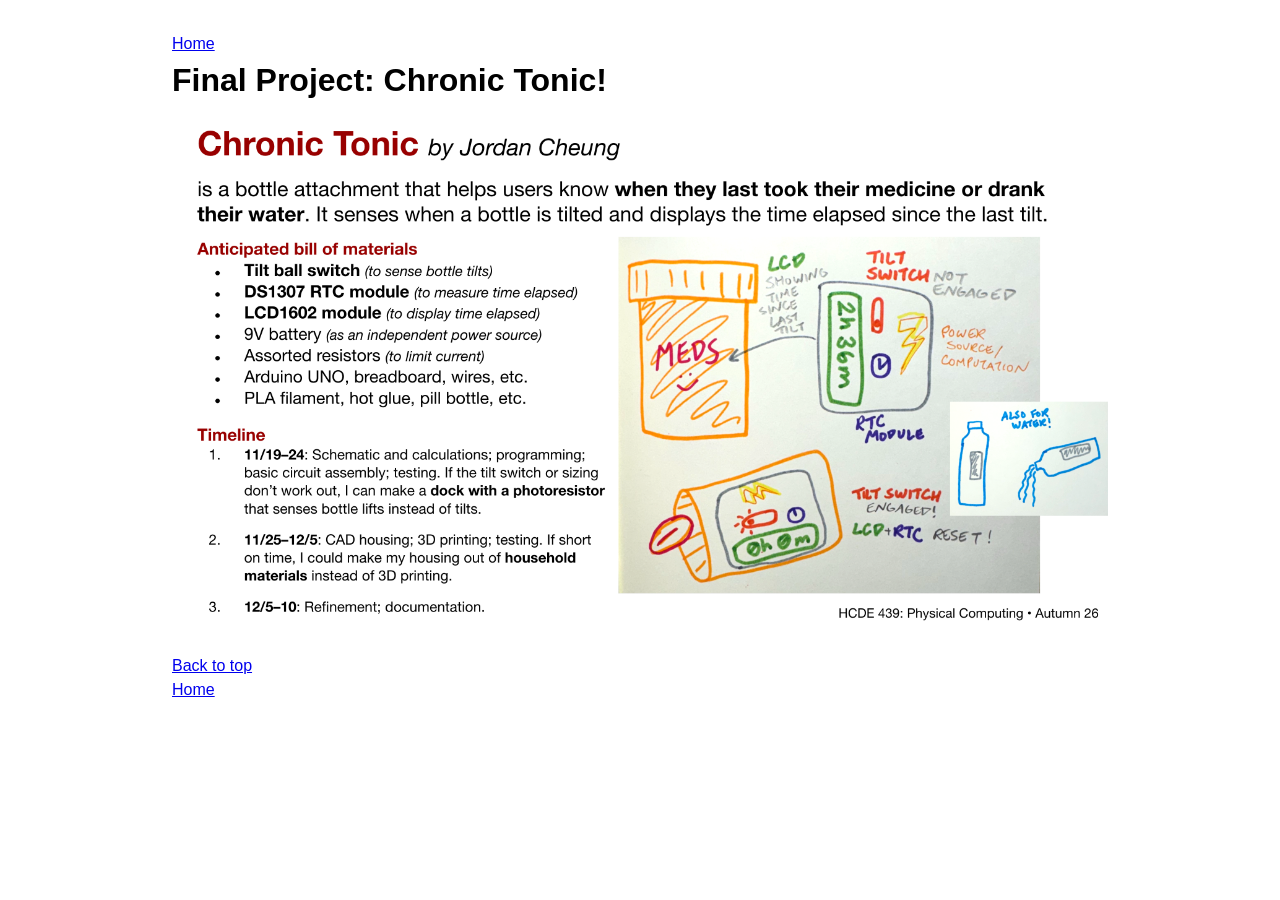
<file: docs/fp.html>
<!DOCTYPE html>
<html>
  <head>
    <meta charset="utf-8" />
    <meta name="viewport" content="width=device-width, maximum-scale=1.0" />

    <title>Jordan Cheung's HCDE 439 Physical Computing Page!</title>

    <link href="style.css" rel="stylesheet" type="text/css" />
  </head>
  <body>
    <p><a href="index.html">Home</a></p>
    <h1>Final Project: Chronic Tonic!</h1>
    <img src="fp/fp-proposal.png" />
    <br>
    <p><a href="#">Back to top</a></p>
    <p><a href="index.html">Home</a></p>
  </body>
</html>
</file>
<file: docs/style.css>
@import url("https://fonts.googleapis.com/css2?family=Inter:wght@100;200;300;400;500;600;700;800;900&display=swap");

*,
*::before,
*::after {
  box-sizing: border-box;
}

* {
  margin: 0;
}

img,
picture,
video,
canvas,
svg {
  display: block;
  max-width: 100%;
}

body {
  font-family: Arial, Helvetica, sans-serif;
  line-height: 1.5;
  -webkit-font-smoothing: antialiased;
  max-width: 1000px;
  padding: 2em;
  margin: auto;
}

h1 {
  font-weight: 800;
}

h2 {
  font-weight: 700;
}

.header {
  display: flex;
  gap: 1em;
  margin-top: 1em;
}

.header img {
  width: 50%;
  object-fit: cover;
}

.grid {
  display: grid;
  grid-template-columns: repeat(auto-fit, minmax(250px, 1fr));
  gap: 1em;
  margin-top: 2em;
}

/* Three image containers (use 25% for four, and 50% for two, etc) */
.column {
  float: left;
  padding: 5px;
}

/* Clear floats after image containers */
.row::after {
  content: "";
  clear: both;
  display: table;
}

.assignment a {
  color: #000;
  text-decoration: none;
}

.assignment a:hover {
  color: darkred;
}

.assignment img {
  aspect-ratio: 1;
  object-fit: cover;
}

.assignment p {
  margin-top: 0.5em;
}

.finalProject {
  font-size: 1.25em;
  text-align: center;
}

.finalProject a {
  color: #000;
  text-decoration: none;
}

.finalProject a:hover {
  color: darkred;
}

.finalProject img {
  object-fit: cover;
}

.finalProject p {
  margin-top: 0.5em;
}
</file>
